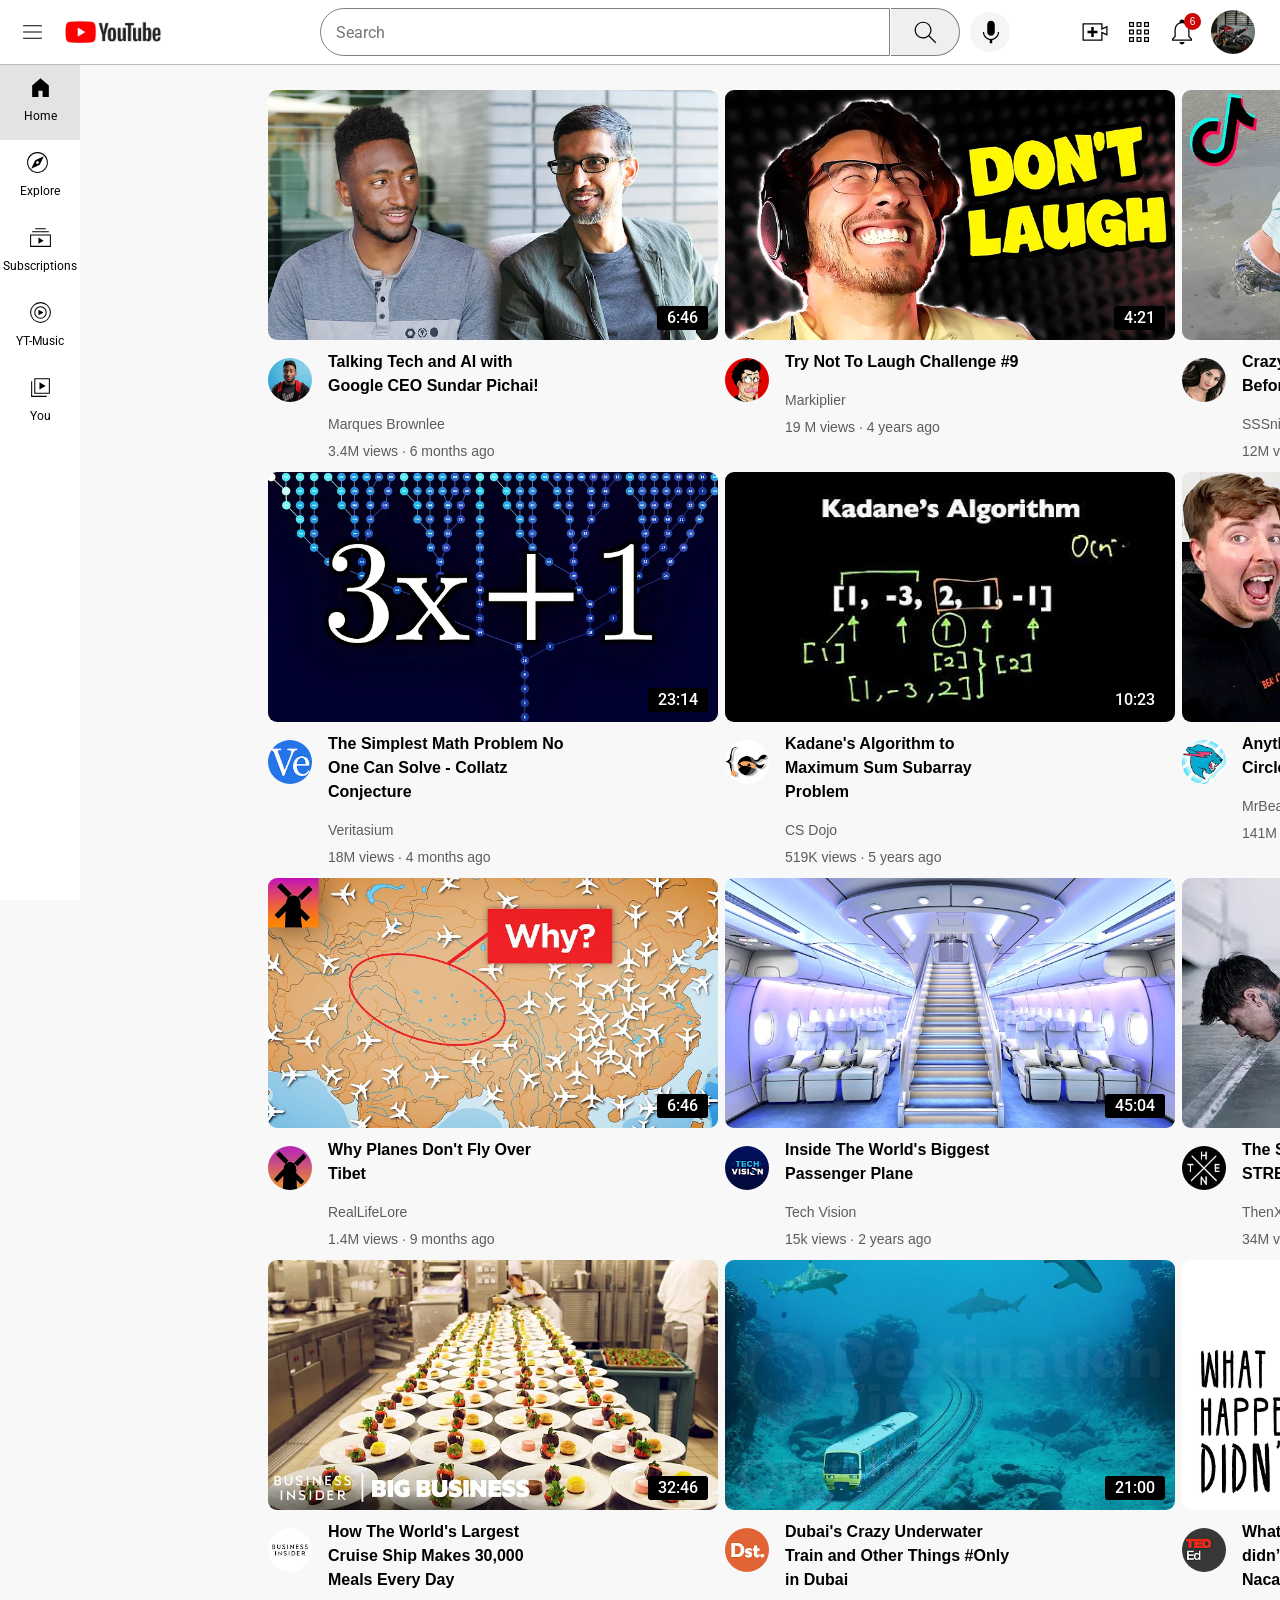
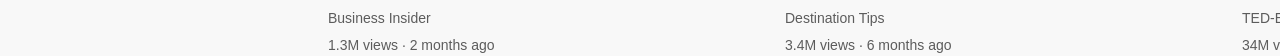
<file: index.html>
<!doctype html>
<html lang="en">
    <head>
        <meta charset="UTF-8" />
        <meta name="viewport" content="width=device-width, initial-scale=1.0" />
        <link
            rel="shortcut icon"
            href="./IMAGES/icons/images.png"
            type="image/x-icon"
        />
        <link
            rel="stylesheet"
            href="./BOOTSTRAP/bootstrap-5.3.3-dist/css/bootstrap.css"
        />
        <link rel="stylesheet" href="./CSS/youtube.css" />
        <link
            href="https://fonts.googleapis.com/css2?family=Roboto+Condensed:ital,wght@0,100..900;1,100..900&family=Roboto+Slab:wght@100..900&family=Roboto:ital,wght@0,100;0,300;0,400;0,500;0,700;0,900;1,100;1,300;1,400;1,500;1,700;1,900&display=swap"
            rel="stylesheet"
        />
        <!-- <script src="./BOOTSTRAP/bootstrap-5.3.3-dist/js/bootstrap.js"></script> -->
        <title>YOUTUBE CLONE</title>
    </head>

    <body class="me-3 ms-2">
        <header class="header">
            <div class="sectionA">
                <img
                    class="hamburger-menu"
                    src="./IMAGES/icons/hamburger-menu.svg"
                    alt=""
                />
                <a href="./index.html">
                    <img
                        class="youtube-logo"
                        src="./IMAGES/icons/Youtube-logo.jpg"
                        alt=""
                    />
                </a>
            </div>
            <div class="sectionB">
                <input type="text" class="search-bar" placeholder="Search" />
                <div class="suggestion-list">
                    <div class="suggestion-option">
                        <img
                            src="./IMAGES/icons/history.png"
                            class="history-icon"
                            alt=""
                        />
                        <a href="#" class="suggestion-link">IST Education</a>
                    </div>
                    <div class="suggestion-option">
                        <img
                            src="./IMAGES/icons/history.png"
                            class="history-icon"
                            alt=""
                        />
                        <a href="#" class="suggestion-link">Kasongo</a>
                    </div>
                    <div class="suggestion-option">
                        <img
                            src="./IMAGES/icons/history.png"
                            class="history-icon"
                            alt=""
                        />
                        <a href="#" class="suggestion-link">3 Men Army</a>
                    </div>
                    <div class="suggestion-option">
                        <img
                            src="./IMAGES/icons/history.png"
                            class="history-icon"
                            alt=""
                        />
                        <a href="#" class="suggestion-link">Keyshia Cole</a>
                    </div>
                    <div class="suggestion-option">
                        <img
                            src="./IMAGES/icons/history.png"
                            class="history-icon"
                            alt=""
                        />
                        <a href="#" class="suggestion-link">Mariah Carey</a>
                    </div>
                    <div class="suggestion-option">
                        <img
                            src="./IMAGES/icons/history.png"
                            class="history-icon"
                            alt=""
                        />
                        <a href="#" class="suggestion-link"
                            >Moses and the 10 Commandments</a
                        >
                    </div>
                    <div class="suggestion-option">
                        <img
                            src="./IMAGES/icons/history.png"
                            class="history-icon"
                            alt=""
                        />
                        <a href="#" class="suggestion-link">Obina Show</a>
                    </div>
                    <div class="suggestion-option">
                        <img
                            src="./IMAGES/icons/history.png"
                            class="history-icon"
                            alt=""
                        />
                        <a href="#" class="suggestion-link"
                            >Most dangerous Elite Forces in the World</a
                        >
                    </div>
                </div>

                <button class="search-btn">
                    <img
                        class="search"
                        src="./IMAGES/icons/search.svg"
                        alt=""
                    />
                    <div class="tooltips">search</div>
                </button>
                <button class="voice-btn">
                    <img
                        class="voice-search-icon"
                        src="./IMAGES/icons/voice-search-icon.svg"
                        alt=""
                    />
                    <div class="tooltips">search with your voice</div>
                </button>
            </div>

            <div class="sectionC">
                <div class="uploads">
                    <img
                        class="upload"
                        src="./IMAGES/icons/upload.svg"
                        alt=""
                    />
                    <div class="tooltips">Create</div>
                </div>

                <div class="apps">
                    <img
                        class="yt-apps"
                        src="./IMAGES/icons/youtube-apps.svg"
                        alt=""
                    />
                    <div class="tooltips">youtube apps</div>
                </div>

                <div class="notification-container">
                    <img
                        class="notifications"
                        src="./IMAGES/icons/notifications.svg "
                        alt=""
                    />
                    <p class="notification-count">6</p>
                    <div class="tooltips">notifications</div>
                </div>
                <img
                    class="profilepic"
                    src="./IMAGES/Channel/56b1f63deb65a2d23d7a40810b85d8af - Copy.jpg"
                    alt=""
                />
            </div>

            <div class="profile-div hidden">
                <div class="user-info">
                    <div class="prof-img">
                        <img
                            class="profilepics ms-4"
                            src="./IMAGES/Channel/56b1f63deb65a2d23d7a40810b85d8af - Copy.jpg"
                            alt=""
                        />
                    </div>
                    <div class="profileName">
                        <p class="profile-name">Iannoh</p>
                        <p class="username">@Iannoh_G</p>
                        <p class="text-primary">view your channel</p>
                    </div>
                </div>
                <div class="google-info">
                    <div class="google-acc mt-2">
                        <img
                            src="./IMAGES/icons/Black-google-logo.png"
                            class="google-img"
                            alt=""
                        />
                        <p class="google-name">Google Account</p>
                    </div>
                    <div class="switch">
                        <img
                            src="./IMAGES/icons/switch-user-50.png"
                            alt=""
                            class="switch-user"
                        />
                        <p class="switch-text">Switch Account</p>
                    </div>
                    <div class="sign-out">
                        <img src="./IMAGES/icons/sign-out.png" class="sign" />
                        <p class="sign-out-text">Sign out</p>
                    </div>
                </div>
                <div class="youtube-studio-section">
                    <div class="youtube-std mt-2">
                        <img
                            src="./IMAGES/icons/youtube-studio-100.png"
                            alt=""
                            class="youtube-studio"
                        />
                        <p class="studio-text">youtube studio</p>
                    </div>
                    <div class="purchase">
                        <img
                            src="./IMAGES/icons/dollar-100.png"
                            alt=""
                            class="dollar"
                        />
                        <p class="purchase-text">Purchase membership</p>
                    </div>
                </div>
                <div class="user-data">
                    <div class="get-data mt-2">
                        <img
                            src="./IMAGES/icons/user-protection-96.png"
                            class="user-protect"
                            alt=""
                        />
                        <p class="get-data-text">Your data in YouTube</p>
                    </div>
                    <div class="appearance">
                        <img
                            src="./IMAGES/icons/moon.png"
                            alt=""
                            class="moon"
                        />
                        <p class="apperance-text">Appearance: Dark Theme</p>
                    </div>
                    <div class="language">
                        <img
                            src="./IMAGES/icons/language.svg"
                            alt=""
                            class="lang-icon"
                        />
                        <p class="lang-text">Language: British English</p>
                    </div>
                    <div class="location-div">
                        <img
                            src="./IMAGES/icons/location.png"
                            alt=""
                            class="location"
                        />
                        <p class="location-text">Location: Kenya</p>
                    </div>
                    <div class="restricted-div">
                        <img
                            src="./IMAGES/icons/restricted.png"
                            alt=""
                            class="restrict"
                        />
                        <p class="restrict-text">Restricted Mode: off</p>
                    </div>
                    <div class="keyboard-div">
                        <img
                            src="./IMAGES/icons/keyboard.png"
                            alt=""
                            class="keyboard"
                        />
                        <p class="keyboard-text">Keyboard shortcuts</p>
                    </div>
                </div>
                <div class="settings mt-3">
                    <img
                        src="./IMAGES/icons/settings.png"
                        alt=""
                        class="settings-img"
                    />
                    <p class="settings-text">Settings</p>
                </div>
                <div class="customer-care">
                    <div class="help mt-2">
                        <img
                            src="./IMAGES/icons/help.png"
                            alt=""
                            class="help-img"
                        />
                        <p class="help-text">Help</p>
                    </div>
                    <div class="faq-div">
                        <img src="./IMAGES/icons/faq.png" alt="" class="faq" />
                        <p class="faq-text">Send Feedback</p>
                    </div>
                </div>
            </div>
        </header>

        <nav class="side-bar">
            <a href="index.html" class="side-link bg-secondary-subtle">
                <div class="sidebar-icons">
                    <img class="home" src="./IMAGES/icons/home.svg" alt="" />
                    <div class="icon-text">Home</div>
                </div>
            </a>

            <a href="./HTML/explore.html" class="side-link">
                <div class="sidebar-icons">
                    <a href="./HTML/explore.html" class="side-link">
                        <img
                            class="explore"
                            src="./IMAGES/icons/explore.svg"
                            alt=""
                        />
                        <div class="icon-text">Explore</div>
                    </a>
                </div>
            </a>

            <a href="./HTML/subscription.html" class="side-link">
                <div class="sidebar-icons">
                    <img
                        class="subscriptions"
                        src="./IMAGES/icons/subscriptions.svg"
                        alt=""
                    />
                    <div class="icon-text">Subscriptions</div>
                </div>
            </a>

            <a href="./HTML/yt-music.html" class="side-link">
                <div class="sidebar-icons">
                    <img
                        class="youtube-music"
                        src="./IMAGES/icons/youtube-music.svg"
                        alt=""
                    />
                    <div class="icon-text">YT-Music</div>
                </div>
            </a>

            <a href="./HTML/library.html" class="side-link">
                <div class="sidebar-icons">
                    <img
                        class="library"
                        src="./IMAGES/icons/library.svg"
                        alt=""
                    />
                    <div class="icon-text">You</div>
                </div>
            </a>
        </nav>

        <main class="main-content">
            <section class="grid-container">
                <div class="video-preview">
                    <div class="video-thumbnail">
                        <img
                            class="thumbnails"
                            src="./IMAGES/Thumbnails/thumbnail-1.webp"
                            alt=""
                        />
                        <div class="video-time">6:46</div>
                    </div>
                    <div class="video-info-grid">
                        <div class="profile-pic">
                            <img src="./IMAGES/Channel/channel-1.jpeg" alt="" />
                        </div>

                        <div class="video-info">
                            <p class="video-title">
                                Talking Tech and AI with Google CEO Sundar
                                Pichai!
                            </p>
                            <p class="video-author">Marques Brownlee</p>
                            <p class="video-status">
                                3.4M views · 6 months ago
                            </p>
                        </div>
                    </div>
                </div>

                <div class="video-preview">
                    <div class="video-thumbnail">
                        <img
                            class="thumbnails"
                            src="./IMAGES/Thumbnails/thumbnail-2.webp"
                            alt=""
                        />
                        <div class="video-time">4:21</div>
                    </div>
                    <div class="video-info-grid">
                        <div class="profile-pic">
                            <img src="./IMAGES/Channel/channel-2.jpeg" alt="" />
                        </div>

                        <div class="video-info">
                            <p class="video-title">
                                Try Not To Laugh Challenge #9
                            </p>
                            <p class="video-author">Markiplier</p>
                            <p class="video-status">19 M views · 4 years ago</p>
                        </div>
                    </div>
                </div>

                <div class="video-preview">
                    <div class="video-thumbnail">
                        <img
                            class="thumbnails"
                            src="./IMAGES/Thumbnails/thumbnail-3.webp"
                            alt=""
                        />
                        <div class="video-time">2:45</div>
                    </div>

                    <div class="video-info-grid">
                        <div class="profile-pic">
                            <img src="./IMAGES/Channel/channel-3.jpeg" alt="" />
                        </div>

                        <div class="video-info">
                            <p class="video-title">
                                Crazy Tik Toks Taken Moments Before DISASTER
                            </p>
                            <p class="video-author">SSSniperWolf</p>
                            <p class="video-status">12M views · 1 year ago</p>
                        </div>
                    </div>
                </div>

                <div class="video-preview">
                    <div class="video-thumbnail">
                        <img
                            class="thumbnails"
                            src="./IMAGES/Thumbnails/thumbnail-4.webp"
                            alt=""
                        />
                        <div class="video-time">23:14</div>
                    </div>

                    <div class="video-info-grid">
                        <div class="profile-pic">
                            <img src="./IMAGES/Channel/channel-4.jpeg" alt="" />
                        </div>

                        <div class="video-info">
                            <p class="video-title">
                                The Simplest Math Problem No One Can Solve -
                                Collatz Conjecture
                            </p>
                            <p class="video-author">Veritasium</p>
                            <p class="video-status">18M views · 4 months ago</p>
                        </div>
                    </div>
                </div>

                <div class="video-preview">
                    <div class="video-thumbnail">
                        <img
                            class="thumbnails"
                            src="./IMAGES/Thumbnails/thumbnail-5.webp"
                            alt=""
                        />
                        <div class="video-time">10:23</div>
                    </div>

                    <div class="video-info-grid">
                        <div class="profile-pic">
                            <img src="./IMAGES/Channel/channel-5.jpeg" alt="" />
                        </div>

                        <div class="video-info">
                            <p class="video-title">
                                Kadane's Algorithm to Maximum Sum Subarray
                                Problem
                            </p>
                            <p class="video-author">CS Dojo</p>
                            <p class="video-status">519K views · 5 years ago</p>
                        </div>
                    </div>
                </div>

                <div class="video-preview">
                    <div class="video-thumbnail">
                        <img
                            class="thumbnails"
                            src="./IMAGES/Thumbnails/thumbnail-6.webp"
                            alt=""
                        />
                        <div class="video-time">14:45</div>
                    </div>

                    <div class="video-info-grid">
                        <div class="profile-pic">
                            <img src="./IMAGES/Channel/channel-6.jpeg" alt="" />
                        </div>

                        <div class="video-info">
                            <p class="video-title">
                                Anything You Can Fit In The Circle I’ll Pay For
                            </p>
                            <p class="video-author">MrBeast</p>
                            <p class="video-status">141M views · 1 year ago</p>
                        </div>
                    </div>
                </div>
                <div class="video-preview">
                    <div class="video-thumbnail">
                        <img
                            class="thumbnails"
                            src="./IMAGES/Thumbnails/thumbnail-7.webp"
                            alt=""
                        />
                        <div class="video-time">6:46</div>
                    </div>
                    <div class="video-info-grid">
                        <div class="profile-pic">
                            <img src="./IMAGES/Channel/channel-7.jpeg" alt="" />
                        </div>

                        <div class="video-info">
                            <p class="video-title">
                                Why Planes Don't Fly Over Tibet
                            </p>
                            <p class="video-author">RealLifeLore</p>
                            <p class="video-status">
                                1.4M views · 9 months ago
                            </p>
                        </div>
                    </div>
                </div>

                <div class="video-preview">
                    <div class="video-thumbnail">
                        <img
                            class="thumbnails"
                            src="./IMAGES/Thumbnails/thumbnail-8.webp"
                            alt=""
                        />
                        <div class="video-time">45:04</div>
                    </div>
                    <div class="video-info-grid">
                        <div class="profile-pic">
                            <img src="./IMAGES/Channel/channel-8.jpeg" alt="" />
                        </div>

                        <div class="video-info">
                            <p class="video-title">
                                Inside The World's Biggest Passenger Plane
                            </p>
                            <p class="video-author">Tech Vision</p>
                            <p class="video-status">15k views · 2 years ago</p>
                        </div>
                    </div>
                </div>

                <div class="video-preview">
                    <div class="video-thumbnail">
                        <img
                            class="thumbnails"
                            src="./IMAGES/Thumbnails/thumbnail-9.webp"
                            alt=""
                        />
                        <div class="video-time">36:39</div>
                    </div>
                    <div class="video-info-grid">
                        <div class="profile-pic">
                            <img src="./IMAGES/Channel/channel-9.jpeg" alt="" />
                        </div>

                        <div class="video-info">
                            <p class="video-title">
                                The SECRET to Super Human STRENGTH
                            </p>
                            <p class="video-author">ThenX</p>
                            <p class="video-status">34M views · 1 year ago</p>
                        </div>
                    </div>
                </div>

                <div class="video-preview">
                    <div class="video-thumbnail">
                        <img
                            class="thumbnails"
                            src="./IMAGES/Thumbnails/thumbnail-10.webp"
                            alt=""
                        />
                        <div class="video-time">32:46</div>
                    </div>
                    <div class="video-info-grid">
                        <div class="profile-pic">
                            <img
                                src="./IMAGES/Channel/channel-10.jpeg"
                                alt=""
                            />
                        </div>

                        <div class="video-info">
                            <p class="video-title">
                                How The World's Largest Cruise Ship Makes 30,000
                                Meals Every Day
                            </p>
                            <p class="video-author">Business Insider</p>
                            <p class="video-status">
                                1.3M views · 2 months ago
                            </p>
                        </div>
                    </div>
                </div>

                <div class="video-preview">
                    <div class="video-thumbnail">
                        <img
                            class="thumbnails"
                            src="./IMAGES/Thumbnails/thumbnail-11.webp"
                            alt=""
                        />
                        <div class="video-time">21:00</div>
                    </div>
                    <div class="video-info-grid">
                        <div class="profile-pic">
                            <img
                                src="./IMAGES/Channel/channel-11.jpeg"
                                alt=""
                            />
                        </div>

                        <div class="video-info">
                            <p class="video-title">
                                Dubai's Crazy Underwater Train and Other Things
                                #Only in Dubai
                            </p>
                            <p class="video-author">Destination Tips</p>
                            <p class="video-status">
                                3.4M views · 6 months ago
                            </p>
                        </div>
                    </div>
                </div>

                <div class="video-preview">
                    <div class="video-thumbnail">
                        <img
                            class="thumbnails"
                            src="./IMAGES/Thumbnails/thumbnail-12.webp"
                            alt=""
                        />
                        <div class="video-time">43:50</div>
                    </div>
                    <div class="video-info-grid">
                        <div class="profile-pic">
                            <img
                                src="./IMAGES/Channel/channel-12.jpeg"
                                alt=""
                            />
                        </div>

                        <div class="video-info">
                            <p class="video-title">
                                What would happen if you didn’t drink water? -
                                Mia Nacamulli
                            </p>
                            <p class="video-author">TED-Ed</p>
                            <p class="video-status">
                                34M views · 11 months ago
                            </p>
                        </div>
                    </div>
                </div>
            </section>
        </main>
        <script src="./js/script.js"></script>
    </body>
</html>
</file>
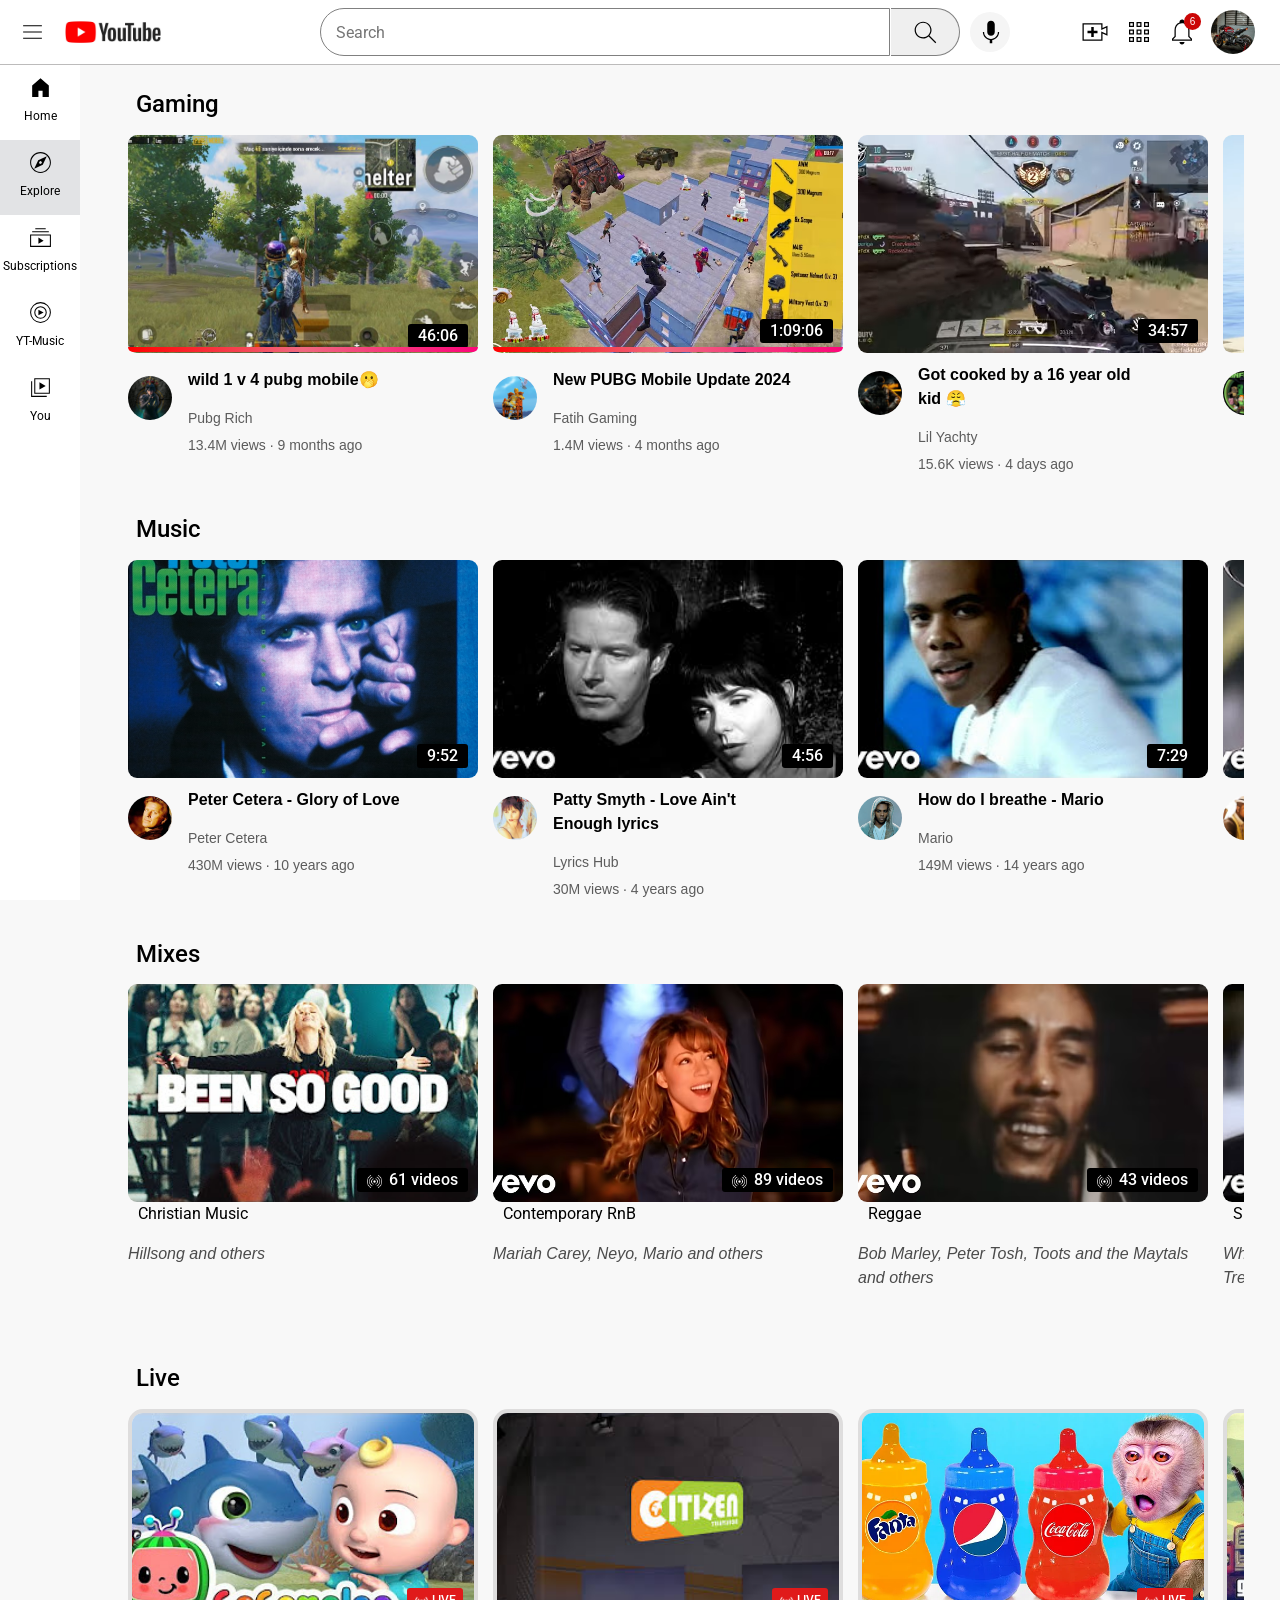
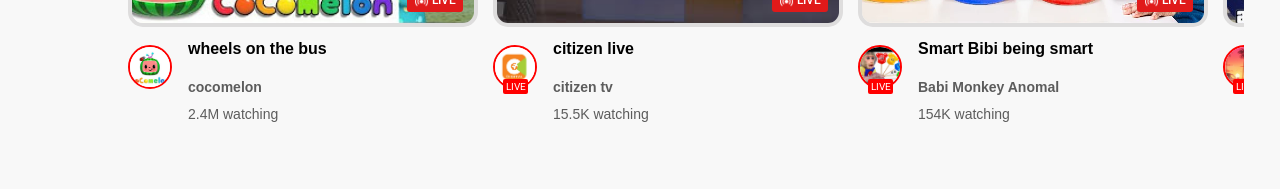
<file: HTML/explore.html>
<!DOCTYPE html>
<html lang="en">

<head>
    <meta charset="UTF-8" />
    <meta name="viewport" content="width=device-width, initial-scale=1.0" />
    <link rel="shortcut icon" href="/IMAGES/icons/images.png" type="image/x-icon" />
    <link rel="stylesheet" href="/BOOTSTRAP/bootstrap-5.3.3-dist/css/bootstrap.css" />
    <link rel="stylesheet" href="/CSS/youtube.css">
    <link rel="stylesheet" href="/CSS/library.css">
    <link rel="stylesheet" href="/CSS/explore.css">
    <link
        href="https://fonts.googleapis.com/css2?family=Roboto+Condensed:ital,wght@0,100..900;1,100..900&family=Roboto+Slab:wght@100..900&family=Roboto:ital,wght@0,100;0,300;0,400;0,500;0,700;0,900;1,100;1,300;1,400;1,500;1,700;1,900&display=swap"
        rel="stylesheet">
    <!-- <script src="/BOOTSTRAP/bootstrap-5.3.3-dist/js/bootstrap.js"></script> -->
    <title>EXPLORE</title>
</head>

<body class="me-3 ms-2">
    <header class="header">
        <div class="sectionA">
            <img class="hamburger-menu" src="/IMAGES/icons/hamburger-menu.svg" alt="" />
            <a href="../index.html">
                <img class="youtube-logo" src="/IMAGES/icons/Youtube-logo.jpg" alt="" />
            </a>
        </div>

        <div class="sectionB">
            <input type="text" class="search-bar" placeholder="Search">
            <div class="suggestion-list">
                <div class="suggestion-option">
                    <img src="/IMAGES/icons/history.png" class="history-icon" alt="">
                    <a href="#" class="suggestion-link">IST Education</a>
                </div>
                <div class="suggestion-option">
                    <img src="/IMAGES/icons/history.png" class="history-icon" alt="">
                    <a href="#" class="suggestion-link">Kasongo</a>
                </div>
                <div class="suggestion-option">
                    <img src="/IMAGES/icons/history.png" class="history-icon" alt="">
                    <a href="#" class="suggestion-link">3 Men Army</a>
                </div>
                <div class="suggestion-option">
                    <img src="/IMAGES/icons/history.png" class="history-icon" alt="">
                    <a href="#" class="suggestion-link">Keyshia Cole</a>
                </div>
                <div class="suggestion-option">
                    <img src="/IMAGES/icons/history.png" class="history-icon" alt="">
                    <a href="#" class="suggestion-link">Mariah Carey</a>
                </div>
                <div class="suggestion-option">
                    <img src="/IMAGES/icons/history.png" class="history-icon" alt="">
                    <a href="#" class="suggestion-link">Moses and the 10 Commandments</a>
                </div>
                <div class="suggestion-option">
                    <img src="/IMAGES/icons/history.png" class="history-icon" alt="">
                    <a href="#" class="suggestion-link">Obina Show</a>
                </div>
                <div class="suggestion-option">
                    <img src="/IMAGES/icons/history.png" class="history-icon" alt="">
                    <a href="#" class="suggestion-link">Most dangerous Elite Forces in the World</a>
                </div>
            </div>

            <button class="search-btn">
                <img class="search" src="/IMAGES/icons/search.svg" alt="">
                <div class="tooltips">search</div>
            </button>
            <button class="voice-btn">
                <img class="voice-search-icon" src="/IMAGES/icons/voice-search-icon.svg" alt="" />
                <div class="tooltips">search with your voice</div>
            </button>
        </div>

        <div class="sectionC">
            <div class="uploads">
                <img class="upload" src="/IMAGES/icons/upload.svg" alt="" />
                <div class="tooltips">Create</div>
            </div>

            <div class="apps">
                <img class="yt-apps" src="/IMAGES/icons/youtube-apps.svg" alt="" />
                <div class="tooltips">youtube apps</div>
            </div>

            <div class="notification-container">
                <img class="notifications" src="/IMAGES/icons/notifications.svg " alt="" />
                <p class="notification-count">6</p>
                <div class="tooltips">notifications</div>

            </div>
            <img class="profilepic" src="/IMAGES/Channel/56b1f63deb65a2d23d7a40810b85d8af - Copy.jpg" alt="" />
        </div>
        <div class="profile-div hidden">
            <div class="user-info">
                <div class="prof-img">
                    <img class="profilepics ms-4" src="/IMAGES/Channel/56b1f63deb65a2d23d7a40810b85d8af - Copy.jpg"
                        alt="" />
                </div>
                <div class="profileName">
                    <p class="profile-name">Iannoh</p>
                    <p class="username">@Iannoh_G</p>
                    <p class="text-primary">view your channel</p>
                </div>
            </div>
            <div class="google-info">
                <div class="google-acc mt-2">
                    <img src="/IMAGES/icons/Black-google-logo.png" class="google-img" alt="">
                    <p class="google-name">Google Account</p>
                </div>
                <div class="switch">
                    <img src="/IMAGES/icons/switch-user-50.png" alt="" class="switch-user">
                    <p class="switch-text">Switch Account</p>
                </div>
                <div class="sign-out">
                    <img src="/IMAGES/icons/sign-out.png" class="sign">
                    <p class="sign-out-text">Sign out</p>
                </div>
            </div>
            <div class="youtube-studio-section">
                <div class="youtube-std mt-2">
                    <img src="/IMAGES/icons/youtube-studio-100.png" alt="" class="youtube-studio">
                    <p class="studio-text">youtube studio</p>
                </div>
                <div class="purchase">
                    <img src="/IMAGES/icons/dollar-100.png" alt="" class="dollar">
                    <p class="purchase-text">Purchase membership</p>
                </div>
            </div>
            <div class="user-data">
                <div class="get-data mt-2">
                    <img src="/IMAGES/icons/user-protection-96.png" class="user-protect" alt="">
                    <p class="get-data-text">Your data in YouTube</p>
                </div>
                <div class="appearance">
                    <img src="/IMAGES/icons/moon.png" alt="" class="moon">
                    <p class="apperance-text">Appearance: Dark Theme</p>
                </div>
                <div class="language">
                    <img src="/IMAGES/icons/language.svg" alt="" class="lang-icon">
                    <p class="lang-text">Language: British English</p>
                </div>
                <div class="location-div">
                    <img src="/IMAGES/icons/location.png" alt="" class="location">
                    <p class="location-text">Location: Kenya</p>
                </div>
                <div class="restricted-div">
                    <img src="/IMAGES/icons/restricted.png" alt="" class="restrict">
                    <p class="restrict-text">Restricted Mode: off</p>
                </div>
                <div class="keyboard-div">
                    <img src="/IMAGES/icons/keyboard.png" alt="" class="keyboard">
                    <p class="keyboard-text">Keyboard shortcuts</p>
                </div>
            </div>
            <div class="settings mt-3">
                <img src="/IMAGES/icons/settings.png" alt="" class="settings-img">
                <p class="settings-text">Settings</p>
            </div>
            <div class="customer-care">
                <div class="help mt-2">
                    <img src="/IMAGES/icons/help.png" alt="" class="help-img">
                    <p class="help-text">Help</p>
                </div>
                <div class="faq-div">
                    <img src="/IMAGES/icons/faq.png" alt="" class="faq">
                    <p class="faq-text">Send Feedback</p>
                </div>
            </div>
        </div>
    </header>

    <nav class="side-bar">
        <a href="./../index.html" class="side-link">
            <div class="sidebar-icons">
                <img class="home" src="/IMAGES/icons/home.svg" alt="" />
                <div class="icon-text">Home</div>
            </div>
        </a>

        <a href="explore.html" class="side-link bg-secondary-subtle">
            <div class="sidebar-icons">
                <img class="explore" src="/IMAGES/icons/explore.svg" alt="" />
                <div class="icon-text">Explore</div>
            </div>
        </a>


        <a href="subscription.html" class="side-link">
            <div class="sidebar-icons">
                <img class="subscriptions" src="/IMAGES/icons/subscriptions.svg" alt="" />
                <div class="icon-text">Subscriptions</div>
            </div>
        </a>

        <a href="yt-music.html" class="side-link">
            <div class="sidebar-icons">
                <img class="youtube-music" src="/IMAGES/icons/youtube-music.svg" alt="" />
                <div class="icon-text">YT-Music</div>
            </div>
        </a>

        <a href="library.html" class="side-link">
            <div class="sidebar-icons">
                <img class="library" src="/IMAGES/icons/library.svg" alt="" />
                <div class="icon-text">You</div>
            </div>
        </a>
    </nav>
    <main>
        <div class="container">

            <!--?------------------------GAMING----------------------------->
            <h4 class="section-header ms-2 mb-3" fw-bolder">Gaming</h4>
            <div class="games">
                <div class="video-preview">
                    <div class="video-thumbnail">
                        <img class="thumbnails" src="/IMAGES/games/PUBG _winner winner chicken dinner.jpg" alt="" />
                        <div class="video-time">46:06</div>
                        <div class="video-length"></div>
                    </div>
                    <div class="video-info-grid">
                        <div class="profile-pic">
                            <img src="/IMAGES/games/pubg rich.jpg" alt="" />
                        </div>
                        <div class="video-info">
                            <p class="video-title">
                                wild 1 v 4 pubg mobile🫢
                            </p>
                            <p class="video-author">Pubg Rich</p>
                            <p class="video-status">13.4M views · 9 months ago</p>
                        </div>
                    </div>
                </div>
                <div class="video-preview">
                    <div class="video-thumbnail">
                        <img class="thumbnails" src="/IMAGES/games/fatih.avif" alt="" />
                        <div class="video-time">1:09:06</div>
                    </div>
                    <div class="video-length "></div>
                    <div class="video-info-grid">
                        <div class="profile-pic">
                            <img src="/IMAGES/games/fatih dp.jpg" alt="" />
                        </div>

                        <div class="video-info">
                            <p class="video-title">
                                New PUBG Mobile Update 2024
                            </p>
                            <p class="video-author">Fatih Gaming</p>
                            <p class="video-status">1.4M views · 4 months ago</p>
                        </div>
                    </div>
                </div>
                <div class="video-preview">
                    <div class="video-thumbnail">
                        <img class="thumbnails" src="/IMAGES/games/callofduty.png" alt="" />
                        <div class="video-time">34:57</div>
                    </div>
                    <div class="video-info-grid">
                        <div class="profile-pic">
                            <img src="/IMAGES/games/black ops.jpg" alt="" />
                        </div>

                        <div class="video-info">
                            <p class="video-title">
                                Got cooked by a 16 year old kid &#128548;
                            </p>
                            <p class="video-author">Lil Yachty</p>
                            <p class="video-status">15.6K views · 4 days ago</p>
                        </div>
                    </div>
                </div>
                <div class="video-preview">
                    <div class="video-thumbnail">
                        <img class="thumbnails" src="/IMAGES/games/minecraft.png" alt="" />
                        <div class="video-time">1:37:43</div>
                    </div>

                    <div class="video-info-grid">
                        <div class="profile-pic">
                            <img src="/IMAGES/games/minedp.jpg" alt="" />
                        </div>

                        <div class="video-info">
                            <p class="video-title">
                                Building my dream house in Minecraft
                            </p>
                            <p class="video-author">Minecraft Master</p>
                            <p class="video-status">3.1M views · 1 year ago</p>
                        </div>
                    </div>
                </div>
                <div class="video-preview">
                    <div class="video-thumbnail">
                        <img class="thumbnails" src="/IMAGES/games/statevsmobile.png" alt="" />
                        <div class="video-time">9:43</div>
                    </div>
                    <div class="video-info-grid">
                        <div class="profile-pic">
                            <img src="/IMAGES/games/state. خلفيات ببج" alt="" />
                        </div>

                        <div class="video-info">
                            <p class="video-title">
                                PUBG Mobile vs New State
                            </p>
                            <p class="video-author">Finest</p>
                            <p class="video-status">2.4M views · 2 years ago</p>
                        </div>
                    </div>
                </div>
            </div>

            <!--?-----------------------MUSIC----------------------------------->
            <h4 class="section-header ms-2 mb-3" fw-bolder">Music</h4>
            <div class="music">
                <div class="video-preview">
                    <div class="video-thumbnail">
                        <img class="thumbnails" src="/IMAGES/music/glory of love.png" alt="" />
                        <div class="video-time">9:52</div>
                    </div>
                    <div class="video-info-grid">
                        <div class="profile-pic">
                            <img src="/IMAGES/music/Peter Cetera.jpg" alt="" />
                        </div>

                        <div class="video-info">
                            <p class="video-title">
                                Peter Cetera - Glory of Love
                            </p>
                            <p class="video-author"> Peter Cetera</p>
                            <p class="video-status">430M views · 10 years ago</p>
                        </div>
                    </div>
                </div>
                <div class="video-preview">
                    <div class="video-thumbnail">
                        <img class="thumbnails" src="/IMAGES/music/loveaintenough.png" alt="" />
                        <div class="video-time">4:56</div>
                    </div>
                    <div class="video-info-grid">
                        <div class="profile-pic">
                            <img src="/IMAGES/music/patty smith.webp" alt="" />
                        </div>

                        <div class="video-info">
                            <p class="video-title">
                                Patty Smyth - Love Ain't Enough lyrics
                            </p>
                            <p class="video-author">Lyrics Hub</p>
                            <p class="video-status">30M views · 4 years ago</p>
                        </div>
                    </div>
                </div>
                <div class="video-preview">
                    <div class="video-thumbnail">
                        <img class="thumbnails" src="/IMAGES/music/howdoibreath.png" alt="" />
                        <div class="video-time">7:29</div>
                    </div>
                    <div class="video-info-grid">
                        <div class="profile-pic">
                            <img src="/IMAGES/music/mario.jpg" alt="" />
                        </div>

                        <div class="video-info">
                            <p class="video-title">
                                How do I breathe - Mario
                            </p>
                            <p class="video-author">Mario</p>
                            <p class="video-status">149M views · 14 years ago</p>
                        </div>
                    </div>
                </div>
                <div class="video-preview">
                    <div class="video-thumbnail">
                        <img class="thumbnails" src="/IMAGES/music/neyosick.jpg" alt="" />
                        <div class="video-time">6:10</div>
                    </div>
                    <div class="video-info-grid">
                        <div class="profile-pic">
                            <img src="/IMAGES/music/Neyo.jpg" alt="" />
                        </div>

                        <div class="video-info">
                            <p class="video-title">
                                Neyo - So Sick
                            </p>
                            <p class="video-author">Neyo</p>
                            <p class="video-status">452M views · 8 years ago</p>
                        </div>
                    </div>
                </div>
                <div class="video-preview">
                    <div class="video-thumbnail">
                        <img class="thumbnails" src="/IMAGES/music/alwaysbemybaby.avif" alt="" />
                        <div class="video-time">5:26</div>
                    </div>
                    <div class="video-info-grid">
                        <div class="profile-pic">
                            <img src="/IMAGES/music/Mariah Carey.jpg" alt="">
                        </div>

                        <div class="video-info">
                            <p class="video-title">
                                Always Be my Baby
                            </p>
                            <p class="video-author">Mariah Carey</p>
                            <p class="video-status">124M views · 9 years ago</p>
                        </div>
                    </div>
                </div>
                <div class="video-preview">
                    <div class="video-thumbnail">
                        <img class="thumbnails" src="/IMAGES/music/angelscry.avif" alt="" />
                        <div class="video-time">7:39</div>
                    </div>
                    <div class="video-info-grid">
                        <div class="profile-pic">
                            <img src="/IMAGES/music/Mariah Carey.jpg" alt="">
                        </div>

                        <div class="video-info">
                            <p class="video-title">
                                Angels Cry ft Neyo
                            </p>
                            <p class="video-author">Mariah Carey</p>
                            <p class="video-status">188M views · 14 years ago</p>
                        </div>
                    </div>
                </div>
                <div class="video-preview">
                    <div class="video-thumbnail">
                        <img class="thumbnails" src="/IMAGES/music/stickwith you.jpg" alt="" />
                        <div class="video-time">7:39</div>
                    </div>
                    <div class="video-info-grid">
                        <div class="profile-pic">
                            <img src="/IMAGES/music/pussycatdolls.jpg" alt="">
                        </div>

                        <div class="video-info">
                            <p class="video-title">
                                Stick with You - The PussyCat Dolls
                            </p>
                            <p class="video-author">PussyCat Dolls</p>
                            <p class="video-status">124M views · 15 years ago</p>
                        </div>
                    </div>
                </div>
            </div>

            <!--?-----------------------MIXES------------------------------>
            <h4 class="section-header ms-2 mb-3" fw-bolder">Mixes</h4>
            <div class="mixes">
                <div class="video-preview">
                    <div class="video-thumbnail">
                        <img class="thumbnails" src="/IMAGES/music/sogood.jpg" alt="" />
                        <div class="video-time">
                            <img src="/IMAGES/mixes/mix.png" class="mix-icon" alt="">61 videos
                        </div>
                    </div>
                    <div class="mix-info-grid">
                        <div class="mix-info">
                            <p class="mix-title">
                                Christian Music
                            </p>
                            <p class="mix-artist">Hillsong and others</p>
                        </div>
                    </div>
                </div>
                <div class="video-preview">
                    <div class="video-thumbnail">
                        <img class="thumbnails" src="/IMAGES/music/alwaysbemybaby.avif" alt="" />
                        <div class="video-time">
                            <img src="/IMAGES/mixes/mix.png" class="mix-icon" alt="">89 videos
                        </div>
                    </div>
                    <div class="mix-info-grid">
                        <div class="mix-info">
                            <p class="mix-title">
                                Contemporary RnB
                            </p>
                            <p class="mix-artist">Mariah Carey, Neyo, Mario and others</p>
                        </div>
                    </div>
                </div>
                <div class="video-preview">
                    <div class="video-thumbnail">
                        <img class="thumbnails" src="/IMAGES/music/reggae.avif" alt="" />
                        <div class="video-time">
                            <img src="/IMAGES/mixes/mix.png" class="mix-icon" alt="">43 videos
                        </div>
                    </div>
                    <div class="mix-info-grid">
                        <div class="mix-info">
                            <p class="mix-title">
                                Reggae
                            </p>
                            <p class="mix-artist">Bob Marley, Peter Tosh, Toots and the Maytals and others</p>
                        </div>
                    </div>
                </div>
                <div class="video-preview">
                    <div class="video-thumbnail">
                        <img class="thumbnails" src="/IMAGES/music/slowjams.jpg" alt="" />
                        <div class="video-time"><img src="/IMAGES/mixes/mix.png" class="mix-icon" alt="">143 videos
                        </div>
                    </div>
                    <div class="mix-info-grid">
                        <div class="mix-info">
                            <p class="mix-title">
                                Slow Jams
                            </p>
                            <p class="mix-artist">
                                Whitney Houston, Michael Bolton, Celin Dion, Trey Songz and others
                            </p>
                        </div>
                    </div>
                </div>
                <div class="video-preview">
                    <div class="video-thumbnail">
                        <img class="thumbnails" src="/IMAGES/mixes/mugithi.png" alt="" />
                        <div class="video-time">
                            <img src="/IMAGES/mixes/mix.png" class="mix-icon" alt="">71 videos
                        </div>
                    </div>
                    <div class="mix-info-grid">
                        <div class="mix-info">
                            <p class="mix-title">
                                mugithi
                            </p>
                            <p class="mix-artist">
                                samidoh, jose gatutura, De Matthew, and others
                            </p>
                        </div>
                    </div>
                </div>
            </div>

            <!--?------------------------------LIVE------------------------------->

            <h4 class="section-header ms-2 mb-3" fw-bolder">Live</h4>
            <div class="live">
                <div class="video-preview">
                    <div class="video-thumbnail">
                        <img class="live-thumbnails" src="/IMAGES/live/cocomelon.jpg" alt="" />
                        <div class="live-status">
                            <img src="/IMAGES/live/live-icon.png" alt="" class="live-icon">
                            LIVE
                        </div>
                    </div>
                    <div class="video-info-grid">
                        <div class="profile-pic dpimg">
                            <img src="/IMAGES/live/cocomelondp.jpg" alt="" />
                            <div class="live-text"></div>
                        </div>

                        <div class="video-info">
                            <p class="video-title">
                                wheels on the bus
                            </p>
                            <p class="video-author fw-bold">cocomelon</p>
                            <p class="video-status">2.4M watching</p>
                        </div>
                    </div>
                </div>
                <div class="video-preview">
                    <div class="video-thumbnail">
                        <img class="live-thumbnails" src="/IMAGES/live/citizen.jpg" alt="" />
                        <div class="live-status">
                            <img src="/IMAGES/live/live-icon.png" alt="" class="live-icon">
                            LIVE
                        </div>
                    </div>
                    <div class="video-info-grid">
                        <div class="profile-pic dpimg">
                            <img src="/IMAGES/live/Citizen-TV-Logos.jpg" alt="">
                            <div class="live-text">LIVE</div>
                        </div>

                        <div class="video-info">
                            <p class="video-title">
                                citizen live
                            </p>
                            <p class="video-author fw-bold">citizen tv</p>
                            <p class="video-status">15.5K watching</p>
                        </div>
                    </div>
                </div>
                <div class="video-preview">
                    <div class="video-thumbnail">
                        <img class="live-thumbnails" src="/IMAGES/live/smartbibi.webp" alt="" />
                        <div class="live-status">
                            <img src="/IMAGES/live/live-icon.png" alt="" class="live-icon">
                            LIVE
                        </div>
                    </div>
                    <div class="video-info-grid">
                        <div class="profile-pic dpimg">
                            <img src="/IMAGES/live/smatbibidp.jpg" alt="">
                            <div class="live-text">LIVE</div>
                        </div>

                        <div class="video-info">
                            <p class="video-title">
                                Smart Bibi being smart
                            </p>
                            <p class="video-author fw-bold">Babi Monkey Anomal</p>
                            <p class="video-status">154K watching</p>
                        </div>
                    </div>
                </div>
                <div class="video-preview">
                    <div class="video-thumbnail">
                        <img class="live-thumbnails" src="/IMAGES/live/gta 5.jpg" alt="">
                        <div class="live-status">
                            <img src="/IMAGES/live/live-icon.png" alt="" class="live-icon">
                            LIVE
                        </div>
                    </div>
                    <div class="video-info-grid">
                        <div class="profile-pic dpimg">
                            <img src="/IMAGES/live/gtadp.jpg" alt="">
                            <div class="live-text">LIVE</div>
                        </div>

                        <div class="video-info">
                            <p class="video-title">
                                GTA V live
                            </p>
                            <p class="video-author fw-bold">Kenny Woods</p>
                            <p class="video-status">700K watching</p>
                        </div>
                    </div>
                </div>
                <div class="video-preview">
                    <div class="video-thumbnail">
                        <img class="live-thumbnails" src="/IMAGES/live/gachagua.webp" alt="">
                        <div class="live-status">
                            <img src="/IMAGES/live/live-icon.png" alt="" class="live-icon">
                            LIVE
                        </div>
                    </div>
                    <div class="video-info-grid">
                        <div class="profile-pic dpimg">
                            <img src="/IMAGES/live/ntvdp.webp" alt="">
                            <div class="live-text">LIVE</div>
                        </div>

                        <div class="video-info">
                            <p class="video-title">
                                Gachagua's Burial
                            </p>
                            <p class="video-author fw-bold">Kenny Woods</p>
                            <p class="video-status">1.5M watching</p>
                        </div>
                    </div>
                </div>
            </div>
        </div>
    </main>
    <script src="/js/script.js"></script>
</body>

</html>
</file>
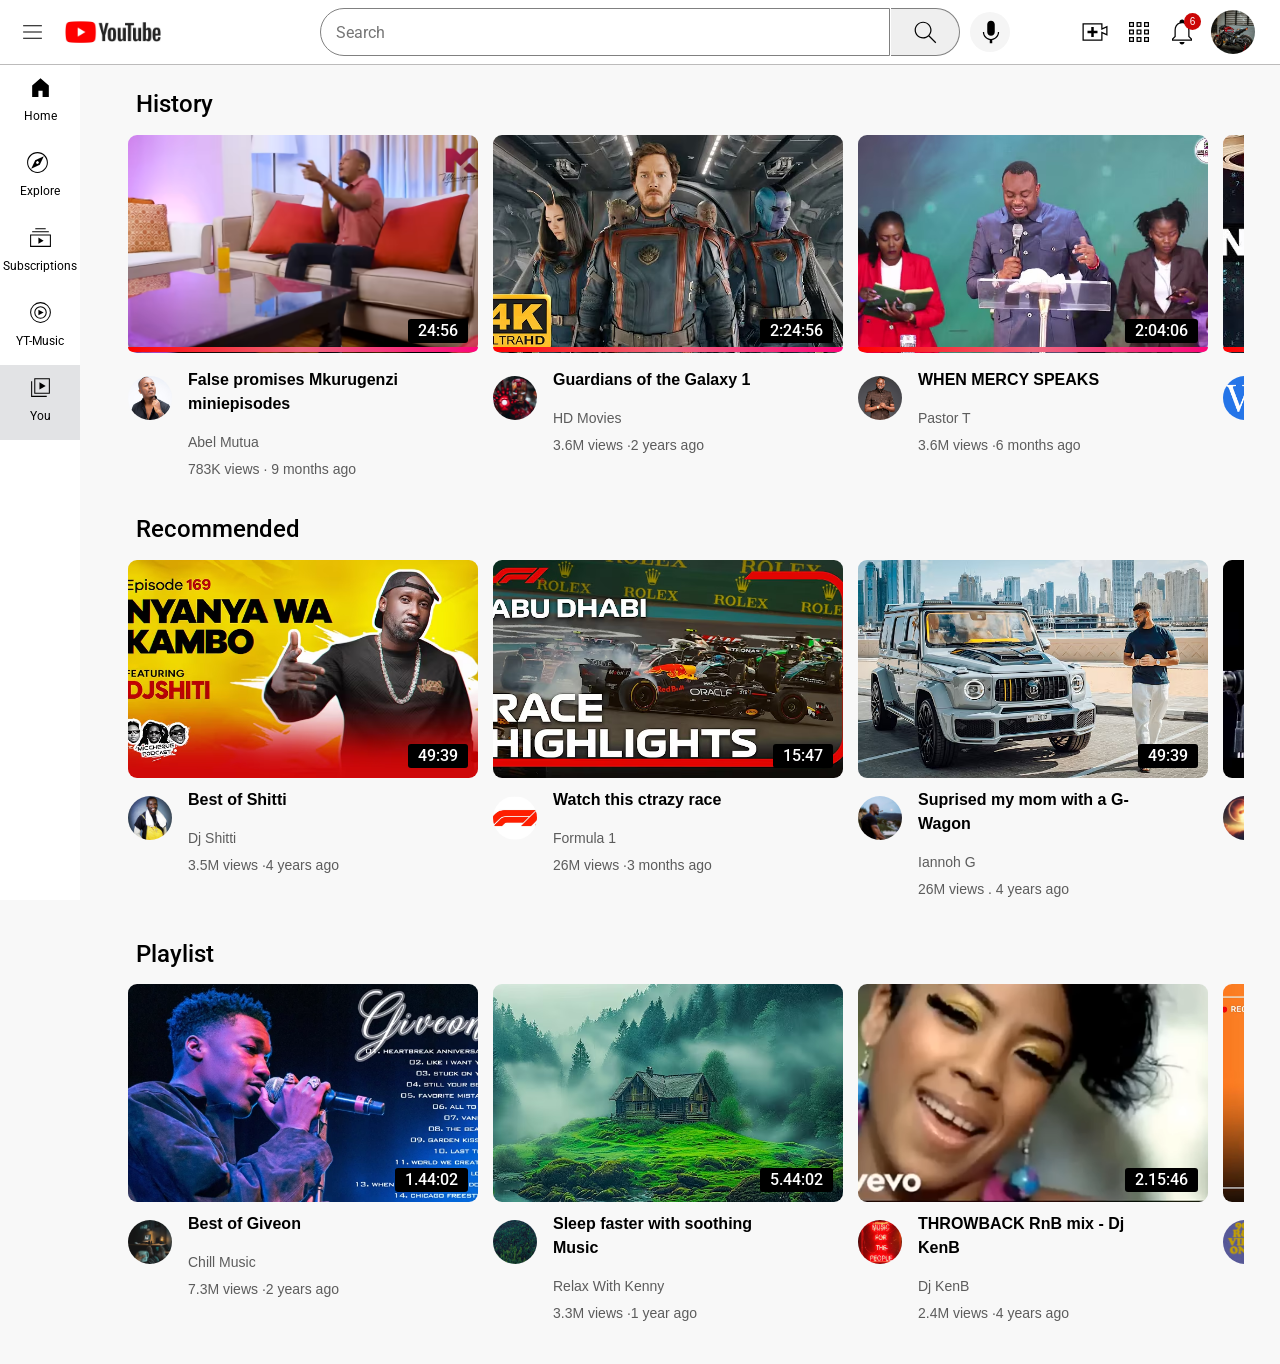
<file: HTML/library.html>
<!DOCTYPE html>
<html lang="en">

<head>
    <meta charset="UTF-8" />
    <meta name="viewport" content="width=device-width, initial-scale=1.0" />
    <link rel="shortcut icon" href="/IMAGES/icons/images.png" type="image/x-icon" />
    <link rel="stylesheet" href="/BOOTSTRAP/bootstrap-5.3.3-dist/css/bootstrap.css" />
    <link rel="stylesheet" href="/CSS/youtube.css">
    <link rel="stylesheet" href="/CSS/explore.css">
    <link rel="stylesheet" href="/CSS/library.css">
    <link
        href="https://fonts.googleapis.com/css2?family=Roboto+Condensed:ital,wght@0,100..900;1,100..900&family=Roboto+Slab:wght@100..900&family=Roboto:ital,wght@0,100;0,300;0,400;0,500;0,700;0,900;1,100;1,300;1,400;1,500;1,700;1,900&display=swap"
        rel="stylesheet">
    <!-- <script src="/BOOTSTRAP/bootstrap-5.3.3-dist/js/bootstrap.js"></script> -->
    <title>LIBRARY</title>
</head>

<body class="me-3 ms-2">

    <!--!-----------------------HEADER SECTION---------------->
    <header class="header">

        <!--todo------------------youtube_logo & more info -->
        <div class="sectionA">
            <img class="hamburger-menu" src="/IMAGES/icons/hamburger-menu.svg" alt="" />
            <a href="../index.html">
                <img class="youtube-logo" src="/IMAGES/icons/Youtube-logo.jpg" alt="" />
            </a>
        </div>

        <!--todo------------------searchbar--------------------->
        <div class="sectionB">
            <input type="text" class="search-bar" placeholder="Search" />
            <div class="suggestion-list">
                <div class="suggestion-option">
                    <img src="/IMAGES/icons/history.png" class="history-icon" alt="">
                    <a href="#" class="suggestion-link">IST Education</a>
                </div>
                <div class="suggestion-option">
                    <img src="/IMAGES/icons/history.png" class="history-icon" alt="">
                    <a href="#" class="suggestion-link">Kasongo</a>
                </div>
                <div class="suggestion-option">
                    <img src="/IMAGES/icons/history.png" class="history-icon" alt="">
                    <a href="#" class="suggestion-link">3 Men Army</a>
                </div>
                <div class="suggestion-option">
                    <img src="/IMAGES/icons/history.png" class="history-icon" alt="">
                    <a href="#" class="suggestion-link">Keyshia Cole</a>
                </div>
                <div class="suggestion-option">
                    <img src="/IMAGES/icons/history.png" class="history-icon" alt="">
                    <a href="#" class="suggestion-link">Mariah Carey</a>
                </div>
                <div class="suggestion-option">
                    <img src="/IMAGES/icons/history.png" class="history-icon" alt="">
                    <a href="#" class="suggestion-link">Moses and the 10 Commandments</a>
                </div>
                <div class="suggestion-option">
                    <img src="/IMAGES/icons/history.png" class="history-icon" alt="">
                    <a href="#" class="suggestion-link">Obina Show</a>
                </div>
                <div class="suggestion-option">
                    <img src="/IMAGES/icons/history.png" class="history-icon" alt="">
                    <a href="#" class="suggestion-link">Most dangerous Elite Forces in the World</a>
                </div>
            </div>

            <button class="search-btn">
                <img class="search" src="/IMAGES/icons/search.svg" alt="">
                <div class="tooltips">search</div>
            </button>
            <button class="voice-btn">
                <img class="voice-search-icon" src="/IMAGES/icons/voice-search-icon.svg" alt="" />
                <div class="tooltips">search with your voice</div>
            </button>
        </div>

        <!--todo--------------------profile ------------------------->
        <div class="sectionC">
            <div class="uploads">
                <img class="upload" src="/IMAGES/icons/upload.svg" alt="" />
                <div class="tooltips">Create</div>
            </div>

            <div class="apps">
                <img class="yt-apps" src="/IMAGES/icons/youtube-apps.svg" alt="" />
                <div class="tooltips">youtube apps</div>
            </div>

            <div class="notification-container">
                <img class="notifications" src="/IMAGES/icons/notifications.svg " alt="" />
                <p class="notification-count">6</p>
                <div class="tooltips">notifications</div>

            </div>
            <img class="profilepic" src="/IMAGES/Channel/56b1f63deb65a2d23d7a40810b85d8af - Copy.jpg" alt="" />
        </div>
        <div class="profile-div hidden">
            <div class="user-info">
                <div class="prof-img">
                    <img class="profilepics ms-4" src="/IMAGES/Channel/56b1f63deb65a2d23d7a40810b85d8af - Copy.jpg"
                        alt="" />
                </div>
                <div class="profileName">
                    <p class="profile-name">Iannoh</p>
                    <p class="username">@Iannoh_G</p>
                    <p class="text-primary">view your channel</p>
                </div>
            </div>
            <div class="google-info">
                <div class="google-acc mt-2">
                    <img src="/IMAGES/icons/Black-google-logo.png" class="google-img" alt="">
                    <p class="google-name">Google Account</p>
                </div>
                <div class="switch">
                    <img src="/IMAGES/icons/switch-user-50.png" alt="" class="switch-user">
                    <p class="switch-text">Switch Account</p>
                </div>
                <div class="sign-out">
                    <img src="/IMAGES/icons/sign-out.png" class="sign">
                    <p class="sign-out-text">Sign out</p>
                </div>
            </div>
            <div class="youtube-studio-section">
                <div class="youtube-std mt-2">
                    <img src="/IMAGES/icons/youtube-studio-100.png" alt="" class="youtube-studio">
                    <p class="studio-text">youtube studio</p>
                </div>
                <div class="purchase">
                    <img src="/IMAGES/icons/dollar-100.png" alt="" class="dollar">
                    <p class="purchase-text">Purchase membership</p>
                </div>
            </div>
            <div class="user-data">
                <div class="get-data mt-2">
                    <img src="/IMAGES/icons/user-protection-96.png" class="user-protect" alt="">
                    <p class="get-data-text">Your data in YouTube</p>
                </div>
                <div class="appearance">
                    <img src="/IMAGES/icons/moon.png" alt="" class="moon">
                    <p class="apperance-text">Appearance: Dark Theme</p>
                </div>
                <div class="language">
                    <img src="/IMAGES/icons/language.svg" alt="" class="lang-icon">
                    <p class="lang-text">Language: British English</p>
                </div>
                <div class="location-div">
                    <img src="/IMAGES/icons/location.png" alt="" class="location">
                    <p class="location-text">Location: Kenya</p>
                </div>
                <div class="restricted-div">
                    <img src="/IMAGES/icons/restricted.png" alt="" class="restrict">
                    <p class="restrict-text">Restricted Mode: off</p>
                </div>
                <div class="keyboard-div">
                    <img src="/IMAGES/icons/keyboard.png" alt="" class="keyboard">
                    <p class="keyboard-text">Keyboard shortcuts</p>
                </div>
            </div>
            <div class="settings mt-3">
                <img src="/IMAGES/icons/settings.png" alt="" class="settings-img">
                <p class="settings-text">Settings</p>
            </div>
            <div class="customer-care">
                <div class="help mt-2">
                    <img src="/IMAGES/icons/help.png" alt="" class="help-img">
                    <p class="help-text">Help</p>
                </div>
                <div class="faq-div">
                    <img src="/IMAGES/icons/faq.png" alt="" class="faq">
                    <p class="faq-text">Send Feedback</p>
                </div>
            </div>
        </div>
    </header>


    <!--!-------------------SIDEBAR------------------->
    <nav class="side-bar">
        <a href="../index.html" class="side-link">
            <div class="sidebar-icons">
                <img class="home" src="/IMAGES/icons/home.svg" alt="" />
                <div class="icon-text">Home</div>
            </div>
        </a>

        <a href="explore.html" class="side-link">
            <div class="sidebar-icons">
                <a href="./explore.html" class="side-link">
                    <img class="explore" src="/IMAGES/icons/explore.svg" alt="" />
                    <div class="icon-text">Explore</div>
                </a>
            </div>
        </a>

        <a href="subscription.html" class="side-link">
            <div class="sidebar-icons">
                <img class="subscriptions" src="/IMAGES/icons/subscriptions.svg" alt="" />
                <div class="icon-text">Subscriptions</div>
            </div>
        </a>



        <a href="yt-music.html" class="side-link">
            <div class="sidebar-icons">
                <img class="youtube-music" src="/IMAGES/icons/youtube-music.svg" alt="" />
                <div class="icon-text">YT-Music</div>
            </div>
        </a>

        <a href="library.html" class="side-link bg-secondary-subtle">
            <div class="sidebar-icons">
                <img class="library" src="/IMAGES/icons/library.svg" alt="" />
                <div class="icon-text">You</div>
            </div>
        </a>
    </nav>


    <!--!--------------------------MAIN SECTION-------------------------------->
    <main>
        <section class="container">
            <!--?------------------------HISTORY--------------------------->
            <h4 class="section-header ms-2 mb-3" fw-bolder">History</h4>
            <div class="history">
                <div class="video-preview">
                    <div class="video-thumbnail">
                        <img class="thumbnails" src="/IMAGES/history/mkurugenzi.png" alt="" />
                        <div class="video-time">24:56</div>
                    </div>
                    <div class="video-length"></div>
                    <div class="video-info-grid">
                        <div class="profile-pic">
                            <img src="/IMAGES/history/abeli.jpg" alt="" class="profilepic">
                        </div>

                        <div class="video-info">
                            <p class="video-title">
                                False promises Mkurugenzi miniepisodes
                            </p>
                            <p class="video-author">Abel Mutua</p>
                            <p class="video-status">783K views · 9 months ago</p>
                        </div>
                    </div>
                </div>
                <div class="video-preview">
                    <div class="video-thumbnail">
                        <img class="thumbnails" src="/IMAGES/history/gurdiansofthegalaxy.avif" alt="">
                        <div class="video-time">2:24:56</div>
                    </div>
                    <div class="video-length"></div>
                    <div class="video-info-grid">
                        <div class="profile-pic">
                            <img src="/IMAGES/history/ironman.jpg" alt="" class="profilepic">
                        </div>

                        <div class="video-info">
                            <p class="video-title">
                                Guardians of the Galaxy 1
                            </p>
                            <p class="video-author">HD Movies</p>
                            <p class="video-status">3.6M views ·2 years ago</p>
                        </div>
                    </div>
                </div>
                <div class="video-preview">
                    <div class="video-thumbnail">
                        <img class="thumbnails" src="/IMAGES/history/pastorT.avif" alt="">
                        <div class="video-time">2:04:06</div>
                    </div>
                    <div class="video-length"></div>
                    <div class="video-info-grid">
                        <div class="profile-pic">
                            <img src="/IMAGES/history/pastorTDp.jpg" alt="" class="profilepic">
                        </div>

                        <div class="video-info">
                            <p class="video-title">
                                WHEN MERCY SPEAKS
                            </p>
                            <p class="video-author">Pastor T</p>
                            <p class="video-status">3.6M views ·6 months ago</p>
                        </div>
                    </div>
                </div>
                <div class="video-preview">
                    <div class="video-thumbnail">
                        <img class="thumbnails" src="/IMAGES/history/nosecret.avif" alt="">
                        <div class="video-time">54:32</div>
                    </div>
                    <div class="video-length"></div>
                    <div class="video-info-grid">
                        <div class="profile-pic">
                            <img src="/IMAGES/history/VE.jpg" alt="" class="profilepic">
                        </div>

                        <div class="video-info">
                            <p class="video-title">
                                No secret is safe
                            </p>
                            <p class="video-author">Velemico</p>
                            <p class="video-status">1.1M views ·6 years ago</p>
                        </div>
                    </div>
                </div>
                <div class="video-preview">
                    <div class="video-thumbnail">
                        <img class="thumbnails" src="/IMAGES/history/military.avif" alt="">
                        <div class="video-time">1.04:09</div>
                    </div>
                    <div class="video-length"></div>
                    <div class="video-info-grid">
                        <div class="profile-pic">
                            <img src="/IMAGES/history/militarydp.jpg" alt="" class="profilepic">
                        </div>

                        <div class="video-info">
                            <p class="video-title">
                                tried to join the Norwegian Coastal Ranger Commando
                            </p>
                            <p class="video-author">BLACK OPS</p>
                            <p class="video-status">11.4M views ·4 years ago</p>
                        </div>
                    </div>
                </div>
                <div class="video-preview">
                    <div class="video-thumbnail">
                        <img class="thumbnails" src="/IMAGES/history/3menarmy.avif" alt="">
                        <div class="video-time">2.34:05</div>
                    </div>
                    <div class="video-length"></div>
                    <div class="video-info-grid">
                        <div class="profile-pic">
                            <img src="/IMAGES/history/3mendp.jpg" alt="" class="profilepic">
                        </div>

                        <div class="video-info">
                            <p class="video-title">
                                Dante Hakuangi sawa walai😂😂
                            </p>
                            <p class="video-author">3menArmy Kenya</p>
                            <p class="video-status">1M views ·9 months ago</p>
                        </div>
                    </div>
                </div>
                <div class="video-preview">
                    <div class="video-thumbnail">
                        <img class="thumbnails" src="/IMAGES/history/3 men army.png" alt="">
                        <div class="video-time">1.26:27</div>
                    </div>
                    <div class="video-length"></div>
                    <div class="video-info-grid">
                        <div class="profile-pic">
                            <img src="/IMAGES/history/3mendp.jpg" alt="" class="profilepic">
                        </div>

                        <div class="video-info">
                            <p class="video-title">
                                The97sPodcast Episode 75
                            </p>
                            <p class="video-author">3menArmy Kenya</p>
                            <p class="video-status">1M views ·9 months ago</p>
                        </div>
                    </div>
                </div>
            </div>

            <!--?------------------RECOMENDED---------------------->
            <h4 class="section-header ms-2 mb-3" fw-bolder">Recommended</h4>
            <div class="recommended">
                <div class="video-preview">
                    <div class="video-thumbnail">
                        <img class="thumbnails" src="/IMAGES/recommended/djshiti.avif" alt="">
                        <div class="video-time">49:39</div>
                    </div>
                    <div class="video-info-grid">
                        <div class="profile-pic">
                            <img src="/IMAGES/recommended/djshitti.jpg" alt="" class="profilepic">
                        </div>

                        <div class="video-info">
                            <p class="video-title">
                                Best of Shitti
                            </p>
                            <p class="video-author">Dj Shitti</p>
                            <p class="video-status">3.5M views ·4 years ago</p>
                        </div>
                    </div>
                </div>
                <div class="video-preview">
                    <div class="video-thumbnail">
                        <img class="thumbnails" src="/IMAGES/recommended/formula 1.avif" alt="">
                        <div class="video-time">15:47</div>
                    </div>
                    <div class="video-info-grid">
                        <div class="profile-pic">
                            <img src="/IMAGES/recommended/Formula One.jpg" alt="" class="profilepic">
                        </div>

                        <div class="video-info">
                            <p class="video-title">
                                Watch this ctrazy race
                            </p>
                            <p class="video-author">Formula 1</p>
                            <p class="video-status">26M views ·3 months ago</p>
                        </div>
                    </div>
                </div>
                <div class="video-preview">
                    <div class="video-thumbnail">
                        <img class="thumbnails" src="/IMAGES/recommended/gwagon.avif" alt="">
                        <div class="video-time">49:39</div>
                    </div>
                    <div class="video-info-grid">
                        <div class="profile-pic">
                            <img src="/IMAGES/recommended/Andrew Tate.jpg" alt="" class="profilepic">
                        </div>

                        <div class="video-info">
                            <p class="video-title">
                                Suprised my mom with a G-Wagon
                            </p>
                            <p class="video-author">Iannoh G</p>
                            <p class="video-status">26M views . 4 years ago</p>
                        </div>
                    </div>
                </div>
                <div class="video-preview">
                    <div class="video-thumbnail">
                        <img class="thumbnails" src="/IMAGES/recommended/moyo wangu.avif" alt="">
                        <div class="video-time">5:40</div>
                    </div>
                    <div class="video-info-grid">
                        <div class="profile-pic">
                            <img src="/IMAGES/recommended/Beautiful Cross.jpg" alt="" class="profilepic">
                        </div>

                        <div class="video-info">
                            <p class="video-title">
                                Moyo Wangu - Patrick Kubuya
                            </p>
                            <p class="video-author">Christian Hub</p>
                            <p class="video-status">2M views . 4 years ago</p>
                        </div>
                    </div>
                </div>
                <div class="video-preview">
                    <div class="video-thumbnail">
                        <img class="thumbnails" src="/IMAGES/recommended/RED NOTICE.jpg" alt="">
                        <div class="video-time">3:57</div>
                    </div>
                    <div class="video-info-grid">
                        <div class="profile-pic">
                            <img src="/IMAGES/recommended/Netflix logo.jpg" alt="" class="profilepic">
                        </div>

                        <div class="video-info">
                            <p class="video-title">
                                RED NOTICE - official Trailer
                            </p>
                            <p class="video-author">Netflix🍿</p>
                            <p class="video-status">9.6M views . 7 months ago</p>
                        </div>
                    </div>
                </div>
            </div>

            <!--?------------------------PLAYLIST--------------------------->
            <h4 class="section-header ms-2 mb-3" fw-bolder">Playlist</h4>
            <div class="playlist">
                <div class="video-preview">
                    <div class="video-thumbnail">
                        <img class="thumbnails" src="/IMAGES/playlist/giveon.png" alt="">
                        <div class="video-time">1.44:02</div>
                    </div>
                    <div class="video-info-grid">
                        <div class="profile-pic">
                            <img src="/IMAGES/playlist/musicdp.jpg" alt="" class="profilepic">
                        </div>

                        <div class="video-info">
                            <p class="video-title">
                                Best of Giveon
                            </p>
                            <p class="video-author">Chill Music</p>
                            <p class="video-status">7.3M views ·2 years ago</p>
                        </div>
                    </div>
                </div>
                <div class="video-preview">
                    <div class="video-thumbnail">
                        <img class="thumbnails" src="/IMAGES/playlist/meditation.avif" alt="">
                        <div class="video-time">5.44:02</div>
                    </div>
                    <div class="video-info-grid">
                        <div class="profile-pic">
                            <img src="/IMAGES/playlist/forest.jpg" alt="" class="profilepic">
                        </div>

                        <div class="video-info">
                            <p class="video-title">
                                Sleep faster with soothing Music
                            </p>
                            <p class="video-author">Relax With Kenny</p>
                            <p class="video-status">3.3M views ·1 year ago</p>
                        </div>
                    </div>
                </div>
                <div class="video-preview">
                    <div class="video-thumbnail">
                        <img class="thumbnails" src="/IMAGES/playlist/throwbackrnb.png" alt="">
                        <div class="video-time">2.15:46</div>
                    </div>
                    <div class="video-info-grid">
                        <div class="profile-pic">
                            <img src="/IMAGES/playlist/mmdp.jpg" alt="" class="profilepic">
                        </div>

                        <div class="video-info">
                            <p class="video-title">
                                THROWBACK RnB mix - Dj KenB
                            </p>
                            <p class="video-author">Dj KenB</p>
                            <p class="video-status">2.4M views ·4 years ago</p>
                        </div>
                    </div>
                </div>
                <div class="video-preview">
                    <div class="video-thumbnail">
                        <img class="thumbnails" src="/IMAGES/playlist/slowjams.avif" alt="">
                        <div class="video-time">4.18:39</div>
                    </div>
                    <div class="video-info-grid">
                        <div class="profile-pic">
                            <img src="/IMAGES/playlist/90s R&B Vibes.jpg" alt="" class="profilepic">
                        </div>

                        <div class="video-info">
                            <p class="video-title">
                                90s & 80s Slow Jams Playlist
                            </p>
                            <p class="video-author">Miggy Han</p>
                            <p class="video-status">42.4M views ·2 years ago</p>
                        </div>
                    </div>
                </div>
                <div class="video-preview">
                    <div class="video-thumbnail">
                        <img class="thumbnails" src="/IMAGES/playlist/souls.jpg" alt="">
                        <div class="video-time">3.05:21</div>
                    </div>
                    <div class="video-info-grid">
                        <div class="profile-pic">
                            <img src="/IMAGES/playlist/mmdp.jpg" alt="" class="profilepic">
                        </div>

                        <div class="video-info">
                            <p class="video-title">
                                Soul Matata - Dj KenB
                            </p>
                            <p class="video-author">Dj KenB</p>
                            <p class="video-status">2.4M views ·3 years ago</p>
                        </div>
                    </div>
                </div>
            </div>
        </section>
    </main>
    <script src="/js/script.js"></script>
</body>

</html>
</file>
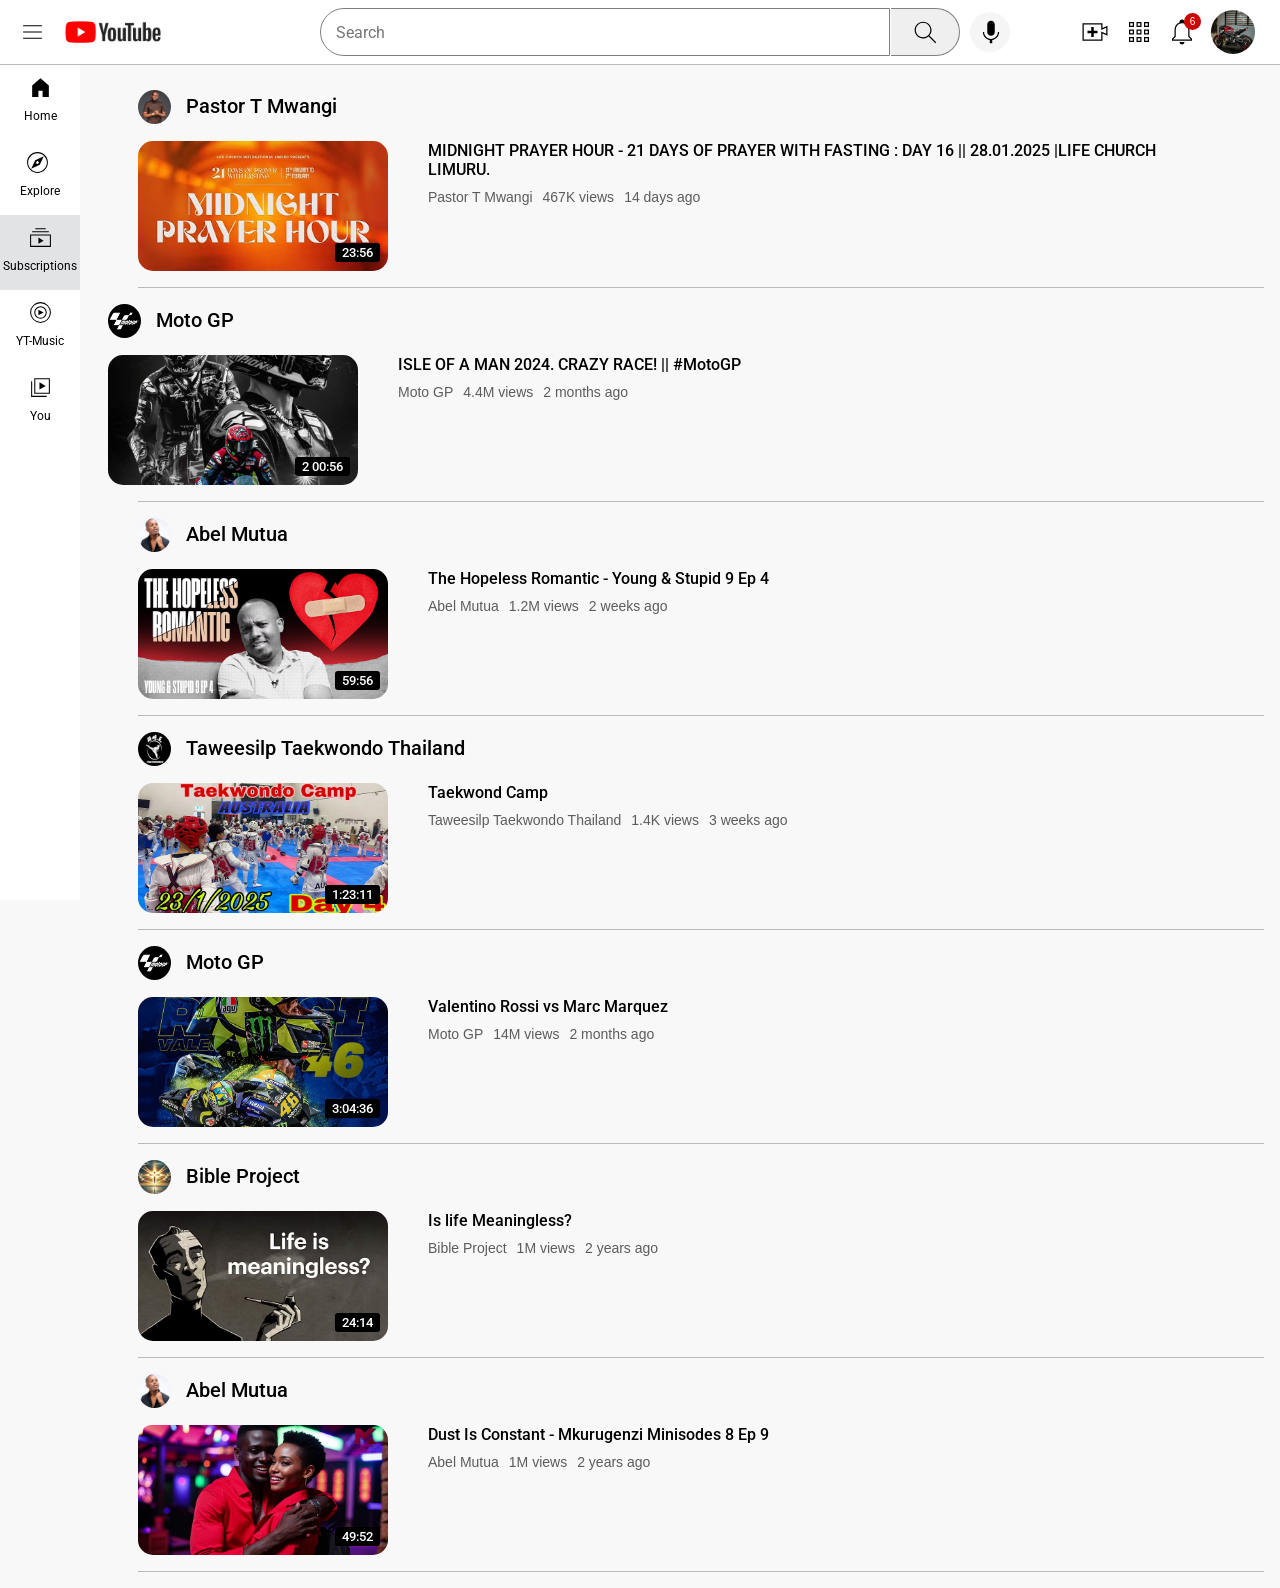
<file: HTML/subscription.html>
<!DOCTYPE html>
<html lang="en">

<head>
    <meta charset="UTF-8" />
    <meta name="viewport" content="width=device-width, initial-scale=1.0" />
    <link rel="shortcut icon" href="/IMAGES/icons/images.png" type="image/x-icon" />
    <link rel="stylesheet" href="/BOOTSTRAP/bootstrap-5.3.3-dist/css/bootstrap.css" />
    <link rel="stylesheet" href="/CSS/youtube.css">
    <link rel="stylesheet" href="/CSS/subscription.css">
    <link
        href="https://fonts.googleapis.com/css2?family=Roboto+Condensed:ital,wght@0,100..900;1,100..900&family=Roboto+Slab:wght@100..900&family=Roboto:ital,wght@0,100;0,300;0,400;0,500;0,700;0,900;1,100;1,300;1,400;1,500;1,700;1,900&display=swap"
        rel="stylesheet">
    <!-- <script src="/BOOTSTRAP/bootstrap-5.3.3-dist/js/bootstrap.js"></script> -->
    <title>YOUTUBE CLONE</title>
</head>

<body class="me-3 ms-2">
    <header class="header">
        <div class="sectionA">
            <img class="hamburger-menu" src="/IMAGES/icons/hamburger-menu.svg" alt="" />
            <a href="../index.html">
                <img class="youtube-logo" src="/IMAGES/icons/Youtube-logo.jpg" alt="" />
            </a>
        </div>

        <div class="sectionB">
            <input type="text" class="search-bar" placeholder="Search" />
            <div class="suggestion-list">
                <div class="suggestion-option">
                    <img src="/IMAGES/icons/history.png" class="history-icon" alt="">
                    <a href="#" class="suggestion-link">IST Education</a>
                </div>
                <div class="suggestion-option">
                    <img src="/IMAGES/icons/history.png" class="history-icon" alt="">
                    <a href="#" class="suggestion-link">Kasongo</a>
                </div>
                <div class="suggestion-option">
                    <img src="/IMAGES/icons/history.png" class="history-icon" alt="">
                    <a href="#" class="suggestion-link">3 Men Army</a>
                </div>
                <div class="suggestion-option">
                    <img src="/IMAGES/icons/history.png" class="history-icon" alt="">
                    <a href="#" class="suggestion-link">Keyshia Cole</a>
                </div>
                <div class="suggestion-option">
                    <img src="/IMAGES/icons/history.png" class="history-icon" alt="">
                    <a href="#" class="suggestion-link">Mariah Carey</a>
                </div>
                <div class="suggestion-option">
                    <img src="/IMAGES/icons/history.png" class="history-icon" alt="">
                    <a href="#" class="suggestion-link">Moses and the 10 Commandments</a>
                </div>
                <div class="suggestion-option">
                    <img src="/IMAGES/icons/history.png" class="history-icon" alt="">
                    <a href="#" class="suggestion-link">Obina Show</a>
                </div>
                <div class="suggestion-option">
                    <img src="/IMAGES/icons/history.png" class="history-icon" alt="">
                    <a href="#" class="suggestion-link">Most dangerous Elite Forces in the World</a>
                </div>
            </div>

            <button class="search-btn">
                <img class="search" src="/IMAGES/icons/search.svg" alt="">
                <div class="tooltips">search</div>
            </button>
            <button class="voice-btn">
                <img class="voice-search-icon" src="/IMAGES/icons/voice-search-icon.svg" alt="" />
                <div class="tooltips">search with your voice</div>
            </button>
        </div>

        <div class="sectionC">
            <div class="uploads">
                <img class="upload" src="/IMAGES/icons/upload.svg" alt="" />
                <div class="tooltips">Create</div>
            </div>

            <div class="apps">
                <img class="yt-apps" src="/IMAGES/icons/youtube-apps.svg" alt="" />
                <div class="tooltips">youtube apps</div>
            </div>

            <div class="notification-container">
                <img class="notifications" src="/IMAGES/icons/notifications.svg " alt="" />
                <p class="notification-count">6</p>
                <div class="tooltips">notifications</div>

            </div>
            <img class="profilepic" src="/IMAGES/Channel/56b1f63deb65a2d23d7a40810b85d8af - Copy.jpg" alt="" />
        </div>
        <div class="profile-div hidden">
            <div class="user-info">
                <div class="prof-img">
                    <img class="profilepics ms-4" src="/IMAGES/Channel/56b1f63deb65a2d23d7a40810b85d8af - Copy.jpg"
                        alt="" />
                </div>
                <div class="profileName">
                    <p class="profile-name">Iannoh</p>
                    <p class="username">@Iannoh_G</p>
                    <p class="text-primary">view your channel</p>
                </div>
            </div>
            <div class="google-info">
                <div class="google-acc mt-2">
                    <img src="/IMAGES/icons/Black-google-logo.png" class="google-img" alt="">
                    <p class="google-name">Google Account</p>
                </div>
                <div class="switch">
                    <img src="/IMAGES/icons/switch-user-50.png" alt="" class="switch-user">
                    <p class="switch-text">Switch Account</p>
                </div>
                <div class="sign-out">
                    <img src="/IMAGES/icons/sign-out.png" class="sign">
                    <p class="sign-out-text">Sign out</p>
                </div>
            </div>
            <div class="youtube-studio-section">
                <div class="youtube-std mt-2">
                    <img src="/IMAGES/icons/youtube-studio-100.png" alt="" class="youtube-studio">
                    <p class="studio-text">youtube studio</p>
                </div>
                <div class="purchase">
                    <img src="/IMAGES/icons/dollar-100.png" alt="" class="dollar">
                    <p class="purchase-text">Purchase membership</p>
                </div>
            </div>
            <div class="user-data">
                <div class="get-data mt-2">
                    <img src="/IMAGES/icons/user-protection-96.png" class="user-protect" alt="">
                    <p class="get-data-text">Your data in YouTube</p>
                </div>
                <div class="appearance">
                    <img src="/IMAGES/icons/moon.png" alt="" class="moon">
                    <p class="apperance-text">Appearance: Dark Theme</p>
                </div>
                <div class="language">
                    <img src="/IMAGES/icons/language.svg" alt="" class="lang-icon">
                    <p class="lang-text">Language: British English</p>
                </div>
                <div class="location-div">
                    <img src="/IMAGES/icons/location.png" alt="" class="location">
                    <p class="location-text">Location: Kenya</p>
                </div>
                <div class="restricted-div">
                    <img src="/IMAGES/icons/restricted.png" alt="" class="restrict">
                    <p class="restrict-text">Restricted Mode: off</p>
                </div>
                <div class="keyboard-div">
                    <img src="/IMAGES/icons/keyboard.png" alt="" class="keyboard">
                    <p class="keyboard-text">Keyboard shortcuts</p>
                </div>
            </div>
            <div class="settings mt-3">
                <img src="/IMAGES/icons/settings.png" alt="" class="settings-img">
                <p class="settings-text">Settings</p>
            </div>
            <div class="customer-care">
                <div class="help mt-2">
                    <img src="/IMAGES/icons/help.png" alt="" class="help-img">
                    <p class="help-text">Help</p>
                </div>
                <div class="faq-div">
                    <img src="/IMAGES/icons/faq.png" alt="" class="faq">
                    <p class="faq-text">Send Feedback</p>
                </div>
            </div>
        </div>
    </header>

    <nav class="side-bar">
        <a href="../index.html" class="side-link">
            <div class="sidebar-icons">
                <img class="home" src="/IMAGES/icons/home.svg" alt="" />
                <div class="icon-text">Home</div>
            </div>
        </a>

        <a href="explore.html" class="side-link">
            <div class="sidebar-icons">
                <a href="./explore.html" class="side-link">
                    <img class="explore" src="/IMAGES/icons/explore.svg" alt="" />
                    <div class="icon-text">Explore</div>
                </a>
            </div>
        </a>

        <a href="subscription.html" class="side-link bg-secondary-subtle">
            <div class="sidebar-icons">
                <img class="subscriptions" src="/IMAGES/icons/subscriptions.svg" alt="" />
                <div class="icon-text">Subscriptions</div>
            </div>
        </a>

        <a href="yt-music.html" class="side-link">
            <div class="sidebar-icons">
                <img class="youtube-music" src="/IMAGES/icons/youtube-music.svg" alt="" />
                <div class="icon-text">YT-Music</div>
            </div>
        </a>

        <a href="library.html" class="side-link">
            <div class="sidebar-icons">
                <img class="library" src="/IMAGES/icons/library.svg" alt="" />
                <div class="icon-text">You</div>
            </div>
        </a>
    </nav>
    <main>

        <div class="video-preview">
            <div class="profile">
                <img class="profile-picture" src="/IMAGES/history/pastorTDp.jpg" alt="" />
                <h5 class="channel-name">Pastor T Mwangi</h5>
            </div>
            <div class="thumbnail-content">
                <div class="video-thumb">
                    <img src="/IMAGES/subscriptions/tmwangi.avif" class="video-thumbnaill">
                    <div class="video-thumb-time">23:56</div>
                </div>
                <div class="video-information">
                    <h6 class="thumbnail-title">MIDNIGHT PRAYER HOUR - 21 DAYS OF PRAYER WITH FASTING : DAY 16 ||
                        28.01.2025 |LIFE CHURCH LIMURU.</h6>
                    <div class="thumbnail-info">
                        <div class="thumbnail-author">
                            Pastor T Mwangi
                        </div>
                        <div class="thumbnail-views">467K views</div>
                        <div class="thumbnail-release">
                            14 days ago
                        </div>
                    </div>
                </div>
            </div>
        </div>
        <hr>
        <div class="video-thumb-preview">
            <div class="profile">
                <img class="profile-picture" src="/IMAGES/live/MotoGPdp.jpg" alt="" />
                <h5 class="channel-name">Moto GP</h5>
            </div>
            <div class="thumbnail-content">
                <div class="video-thumb">
                    <img src="/IMAGES/subscriptions/mgp.png" class="video-thumbnaill">
                    <div class="video-thumb-time">2 00:56</div>
                </div>
                <div class="video-information">
                    <h6 class="thumbnail-title">ISLE OF A MAN 2024. CRAZY RACE! || #MotoGP</h6>
                    <div class="thumbnail-info">
                        <div class="thumbnail-author">
                            Moto GP
                        </div>
                        <div class="thumbnail-views">4.4M views</div>
                        <div class="thumbnail-release">
                            2 months ago
                        </div>
                    </div>
                </div>
            </div>
        </div>
        <hr>
        <div class="video-preview">
            <div class="profile">
                <img class="profile-picture" src="/IMAGES/history/abeli.jpg" alt="" />
                <h5 class="channel-name">Abel Mutua</h3>
            </div>
            <div class="thumbnail-content">
                <div class="video-thumb">
                    <img src="/IMAGES/subscriptions/abeli.avif" class="video-thumbnaill">
                    <div class="video-thumb-time">59:56</div>
                </div>
                <div class="video-information">
                    <h6 class="thumbnail-title">The Hopeless Romantic - Young & Stupid 9 Ep 4</h6>
                    <div class="thumbnail-info">
                        <div class="thumbnail-author">
                            Abel Mutua
                        </div>
                        <div class="thumbnail-views">1.2M views</div>
                        <div class="thumbnail-release">
                            2 weeks ago
                        </div>
                    </div>
                </div>
            </div>
        </div>
        <hr>
        <div class="video-preview">
            <div class="profile">
                <img class="profile-picture" src="/IMAGES/subscriptions/taekwondo.jpg" alt="" />
                <h5 class="channel-name">Taweesilp Taekwondo Thailand</h5>
            </div>
            <div class="thumbnail-content">
                <div class="video-thumb">
                    <img src="/IMAGES/subscriptions/taweesilp.avif" class="video-thumbnaill">
                    <div class="video-thumb-time">1:23:11</div>
                </div>
                <div class="video-information">
                    <h6 class="thumbnail-title">Taekwond Camp</h6>
                    <div class="thumbnail-info">
                        <div class="thumbnail-author">
                            Taweesilp Taekwondo Thailand
                        </div>
                        <div class="thumbnail-views">1.4K views</div>
                        <div class="thumbnail-release">
                            3 weeks ago
                        </div>
                    </div>
                </div>
            </div>
        </div>
        <hr>
        <div class="video-preview">
            <div class="profile">
                <img class="profile-picture" src="/IMAGES/live/MotoGPdp.jpg" alt="" />
                <h5 class="channel-name">Moto GP</h5>
            </div>
            <div class="thumbnail-content">
                <div class="video-thumb">
                    <img src="/IMAGES/subscriptions/Valentino Rossi - Moto GP.jpg" class="video-thumbnaill">
                    <div class="video-thumb-time">3:04:36</div>
                </div>
                <div class="video-information">
                    <h6 class="thumbnail-title">Valentino Rossi vs Marc Marquez</h6>
                    <div class="thumbnail-info">
                        <div class="thumbnail-author">
                            Moto GP
                        </div>
                        <div class="thumbnail-views">14M views</div>
                        <div class="thumbnail-release">
                            2 months ago
                        </div>
                    </div>
                </div>
            </div>
        </div>
        <hr>
        <div class="video-preview">
            <div class="profile">
                <img class="profile-picture" src="/IMAGES/music/cross.jpg" alt="" />
                <h5 class="channel-name">Bible Project</h5>
            </div>
            <div class="thumbnail-content">
                <div class="video-thumb">
                    <img src="/IMAGES/subscriptions/bibleproject.avif" class="video-thumbnaill">
                    <div class="video-thumb-time">24:14</div>
                </div>
                <div class="video-information">
                    <h6 class="thumbnail-title">Is life Meaningless?</h6>
                    <div class="thumbnail-info">
                        <div class="thumbnail-author">
                            Bible Project
                        </div>
                        <div class="thumbnail-views">1M views</div>
                        <div class="thumbnail-release">
                            2 years ago
                        </div>
                    </div>
                </div>
            </div>
        </div>
        <hr>
        <div class="video-preview">
            <div class="profile">
                <img class="profile-picture" src="/IMAGES/history/abeli.jpg" alt="" />
                <h5 class="channel-name">Abel Mutua</h5>
            </div>
            <div class="thumbnail-content">
                <div class="video-thumb">
                    <img src="/IMAGES/subscriptions/dust.avif" class="video-thumbnaill">
                    <div class="video-thumb-time">49:52</div>
                </div>
                <div class="video-information">
                    <h6 class="thumbnail-title">Dust Is Constant - Mkurugenzi Minisodes 8 Ep 9</h6>
                    <div class="thumbnail-info">
                        <div class="thumbnail-author">
                            Abel Mutua
                        </div>
                        <div class="thumbnail-views">1M views</div>
                        <div class="thumbnail-release">
                            2 years ago
                        </div>
                    </div>
                </div>
            </div>
        </div>
        <hr>
    </main>
    <script src="/js/script.js"></script>

</body>

</html>
</file>
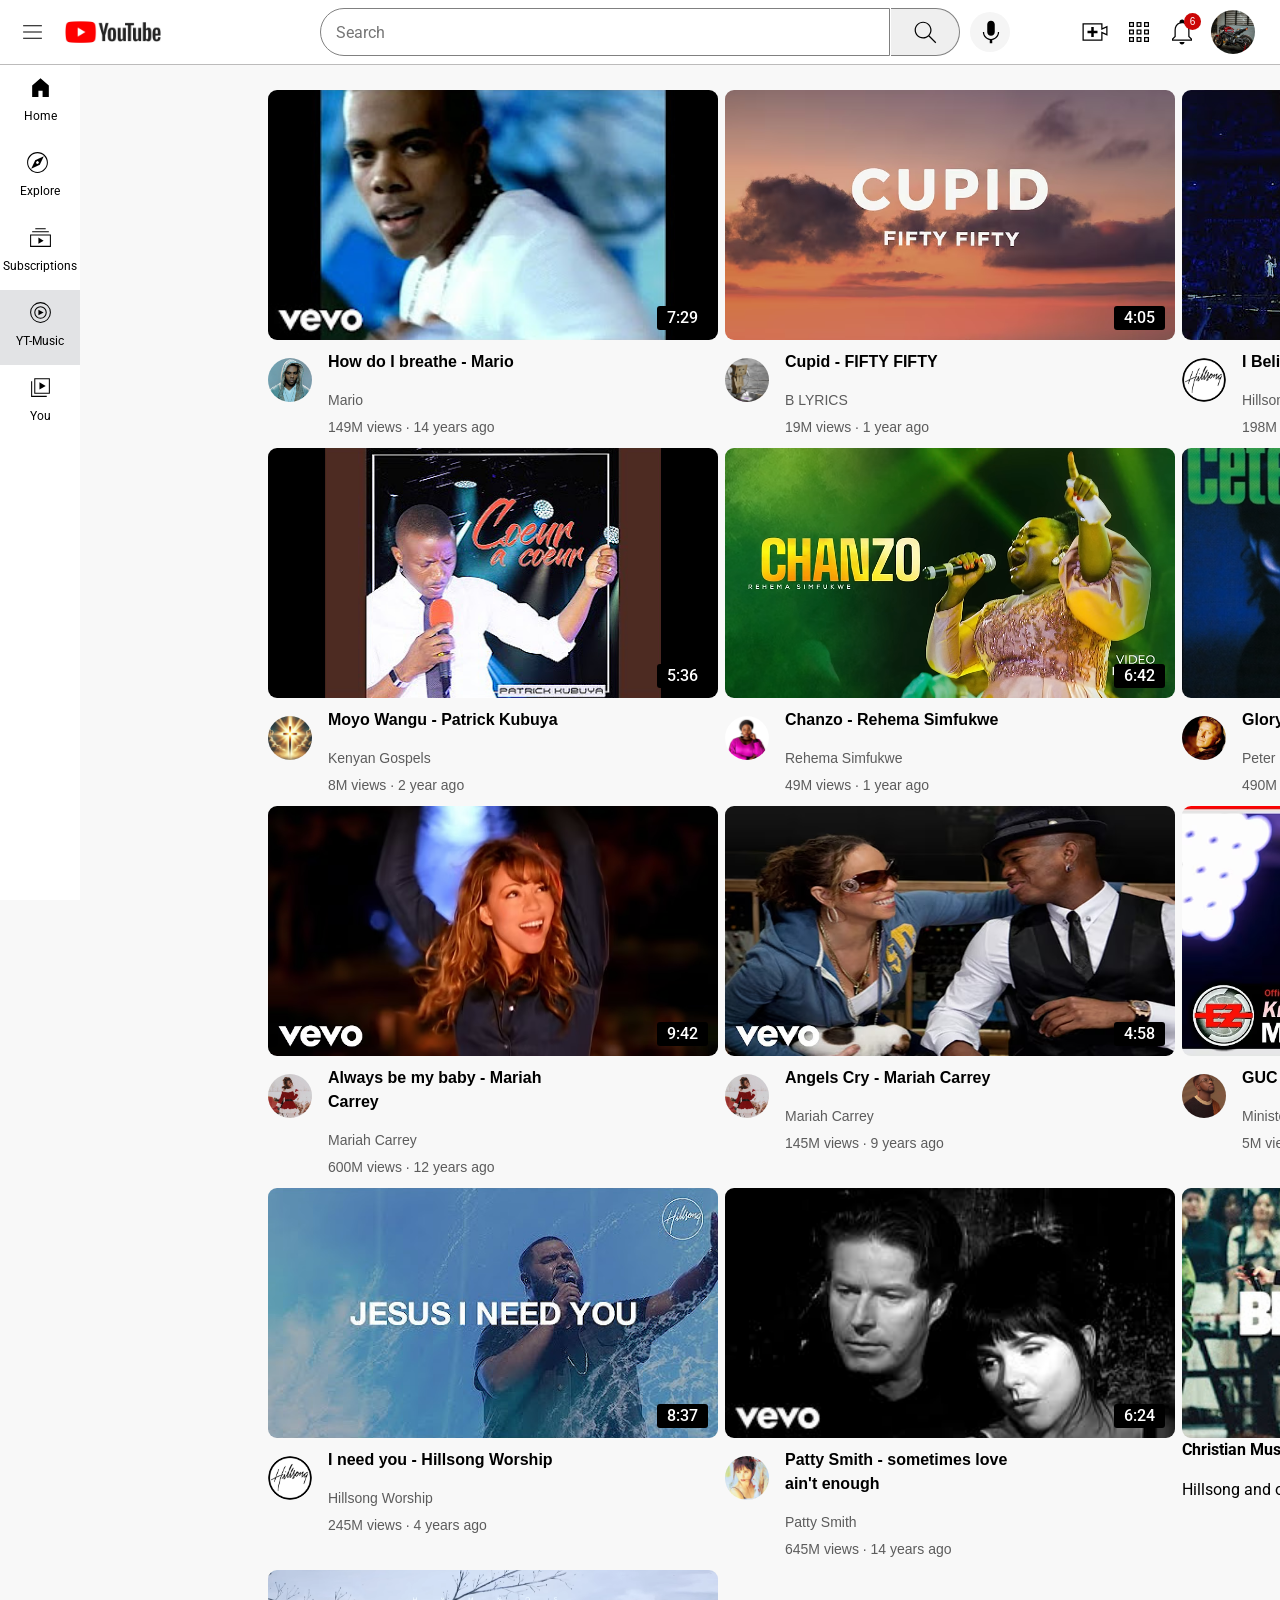
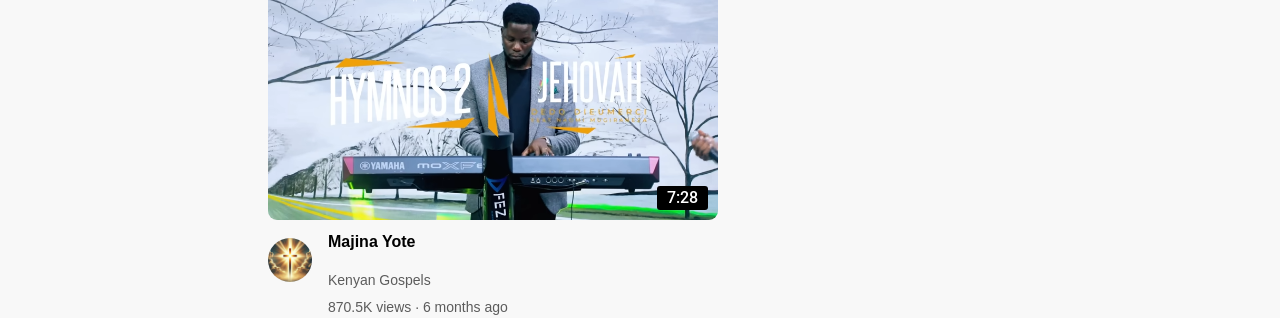
<file: HTML/yt-music.html>
<!DOCTYPE html>
<html lang="en">

<head>
    <meta charset="UTF-8" />
    <meta name="viewport" content="width=device-width, initial-scale=1.0" />
    <link rel="shortcut icon" href="/IMAGES/icons/images.png" type="image/x-icon" />
    <link rel="stylesheet" href="/BOOTSTRAP/bootstrap-5.3.3-dist/css/bootstrap.css" />
    <link rel="stylesheet" href="/CSS/youtube.css">
    <link rel="stylesheet" href="/CSS/library.css">
    <link
        href="https://fonts.googleapis.com/css2?family=Roboto+Condensed:ital,wght@0,100..900;1,100..900&family=Roboto+Slab:wght@100..900&family=Roboto:ital,wght@0,100;0,300;0,400;0,500;0,700;0,900;1,100;1,300;1,400;1,500;1,700;1,900&display=swap"
        rel="stylesheet">
    <!-- <script src="/BOOTSTRAP/bootstrap-5.3.3-dist/js/bootstrap.js"></script> -->
    <title>YOUTUBE MUSIC</title>
</head>

<body class="me-3 ms-2">
    <header class="header">
        <div class="sectionA">
            <img class="hamburger-menu" src="/IMAGES/icons/hamburger-menu.svg" alt="" />
            <a href="../index.html">
                <img class="youtube-logo" src="/IMAGES/icons/Youtube-logo.jpg" alt="" />
            </a>
        </div>

        <div class="sectionB">
            <input type="text" class="search-bar" placeholder="Search" />
            <div class="suggestion-list">
                <div class="suggestion-option">
                    <img src="/IMAGES/icons/history.png" class="history-icon" alt="">
                    <a href="#" class="suggestion-link">IST Education</a>
                </div>
                <div class="suggestion-option">
                    <img src="/IMAGES/icons/history.png" class="history-icon" alt="">
                    <a href="#" class="suggestion-link">Kasongo</a>
                </div>
                <div class="suggestion-option">
                    <img src="/IMAGES/icons/history.png" class="history-icon" alt="">
                    <a href="#" class="suggestion-link">3 Men Army</a>
                </div>
                <div class="suggestion-option">
                    <img src="/IMAGES/icons/history.png" class="history-icon" alt="">
                    <a href="#" class="suggestion-link">Keyshia Cole</a>
                </div>
                <div class="suggestion-option">
                    <img src="/IMAGES/icons/history.png" class="history-icon" alt="">
                    <a href="#" class="suggestion-link">Mariah Carey</a>
                </div>
                <div class="suggestion-option">
                    <img src="/IMAGES/icons/history.png" class="history-icon" alt="">
                    <a href="#" class="suggestion-link">Moses and the 10 Commandments</a>
                </div>
                <div class="suggestion-option">
                    <img src="/IMAGES/icons/history.png" class="history-icon" alt="">
                    <a href="#" class="suggestion-link">Obina Show</a>
                </div>
                <div class="suggestion-option">
                    <img src="/IMAGES/icons/history.png" class="history-icon" alt="">
                    <a href="#" class="suggestion-link">Most dangerous Elite Forces in the World</a>
                </div>
            </div>

            <button class="search-btn">
                <img class="search" src="/IMAGES/icons/search.svg" alt="">
                <div class="tooltips">search</div>
            </button>
            <button class="voice-btn">
                <img class="voice-search-icon" src="/IMAGES/icons/voice-search-icon.svg" alt="" />
                <div class="tooltips">search with your voice</div>
            </button>
        </div>

        <div class="sectionC">
            <div class="uploads">
                <img class="upload" src="/IMAGES/icons/upload.svg" alt="" />
                <div class="tooltips">Create</div>
            </div>

            <div class="apps">
                <img class="yt-apps" src="/IMAGES/icons/youtube-apps.svg" alt="" />
                <div class="tooltips">youtube apps</div>
            </div>

            <div class="notification-container">
                <img class="notifications" src="/IMAGES/icons/notifications.svg " alt="" />
                <p class="notification-count">6</p>
                <div class="tooltips">notifications</div>

            </div>
            <img class="profilepic" src="/IMAGES/Channel/56b1f63deb65a2d23d7a40810b85d8af - Copy.jpg" alt="" />
        </div>
        <div class="profile-div hidden">
            <div class="user-info">
                <div class="prof-img">
                    <img class="profilepics ms-4" src="/IMAGES/Channel/56b1f63deb65a2d23d7a40810b85d8af - Copy.jpg"
                        alt="" />
                </div>
                <div class="profileName">
                    <p class="profile-name">Iannoh</p>
                    <p class="username">@Iannoh_G</p>
                    <p class="text-primary">view your channel</p>
                </div>
            </div>
            <div class="google-info">
                <div class="google-acc mt-2">
                    <img src="/IMAGES/icons/Black-google-logo.png" class="google-img" alt="">
                    <p class="google-name">Google Account</p>
                </div>
                <div class="switch">
                    <img src="/IMAGES/icons/switch-user-50.png" alt="" class="switch-user">
                    <p class="switch-text">Switch Account</p>
                </div>
                <div class="sign-out">
                    <img src="/IMAGES/icons/sign-out.png" class="sign">
                    <p class="sign-out-text">Sign out</p>
                </div>
            </div>
            <div class="youtube-studio-section">
                <div class="youtube-std mt-2">
                    <img src="/IMAGES/icons/youtube-studio-100.png" alt="" class="youtube-studio">
                    <p class="studio-text">youtube studio</p>
                </div>
                <div class="purchase">
                    <img src="/IMAGES/icons/dollar-100.png" alt="" class="dollar">
                    <p class="purchase-text">Purchase membership</p>
                </div>
            </div>
            <div class="user-data">
                <div class="get-data mt-2">
                    <img src="/IMAGES/icons/user-protection-96.png" class="user-protect" alt="">
                    <p class="get-data-text">Your data in YouTube</p>
                </div>
                <div class="appearance">
                    <img src="/IMAGES/icons/moon.png" alt="" class="moon">
                    <p class="apperance-text">Appearance: Dark Theme</p>
                </div>
                <div class="language">
                    <img src="/IMAGES/icons/language.svg" alt="" class="lang-icon">
                    <p class="lang-text">Language: British English</p>
                </div>
                <div class="location-div">
                    <img src="/IMAGES/icons/location.png" alt="" class="location">
                    <p class="location-text">Location: Kenya</p>
                </div>
                <div class="restricted-div">
                    <img src="/IMAGES/icons/restricted.png" alt="" class="restrict">
                    <p class="restrict-text">Restricted Mode: off</p>
                </div>
                <div class="keyboard-div">
                    <img src="/IMAGES/icons/keyboard.png" alt="" class="keyboard">
                    <p class="keyboard-text">Keyboard shortcuts</p>
                </div>
            </div>
            <div class="settings mt-3">
                <img src="/IMAGES/icons/settings.png" alt="" class="settings-img">
                <p class="settings-text">Settings</p>
            </div>
            <div class="customer-care">
                <div class="help mt-2">
                    <img src="/IMAGES/icons/help.png" alt="" class="help-img">
                    <p class="help-text">Help</p>
                </div>
                <div class="faq-div">
                    <img src="/IMAGES/icons/faq.png" alt="" class="faq">
                    <p class="faq-text">Send Feedback</p>
                </div>
            </div>
        </div>
    </header>

    <nav class="side-bar">
        <a href="../index.html" class="side-link">
            <div class="sidebar-icons">
                <img class="home" src="/IMAGES/icons/home.svg" alt="" />
                <div class="icon-text">Home</div>
            </div>

        </a>

        <a href="explore.html" class="side-link">
            <div class="sidebar-icons">
                <a href="./explore.html" class="side-link">
                    <img class="explore" src="/IMAGES/icons/explore.svg" alt="" />
                    <div class="icon-text">Explore</div>
                </a>
            </div>
        </a>

        <a href="subscription.html" class="side-link">
            <div class="sidebar-icons">
                <img class="subscriptions" src="/IMAGES/icons/subscriptions.svg" alt="" />
                <div class="icon-text">Subscriptions</div>
            </div>
        </a>



        <a href="yt-music.html" class="side-link bg-secondary-subtle">
            <div class="sidebar-icons">
                <img class="youtube-music" src="/IMAGES/icons/youtube-music.svg" alt="" />
                <div class="icon-text">YT-Music</div>
            </div>
        </a>

        <a href="library.html" class="side-link">
            <div class="sidebar-icons">
                <img class="library" src="/IMAGES/icons/library.svg" alt="" />
                <div class="icon-text">You</div>
            </div>
        </a>
    </nav>


    <!--!--------------------------------MAIN AREA-------------------------------------->
    <main class="main-content">
        <section class="grid-container">
            <div class="video-preview">
                <div class="video-thumbnail">
                    <img class="thumbnails" src="/IMAGES/music/howdoibreath.png" alt="" />
                    <div class="video-time">7:29</div>
                </div>
                <div class="video-info-grid">
                    <div class="profile-pic">
                        <img src="/IMAGES/music/mario.jpg" alt="" />
                    </div>

                    <div class="video-info">
                        <p class="video-title">
                            How do I breathe - Mario
                        </p>
                        <p class="video-author">Mario</p>
                        <p class="video-status">149M views · 14 years ago</p>
                    </div>
                </div>
            </div>
            <div class="video-preview">
                <div class="video-thumbnail">
                    <img class="thumbnails" src="/IMAGES/music/fiftyfifty.avif" alt="" />
                    <div class="video-time">4:05</div>
                </div>
                <div class="video-info-grid">
                    <div class="profile-pic">
                        <img src="/IMAGES/music/bmusic.jpg" alt="" />
                    </div>

                    <div class="video-info">
                        <p class="video-title">
                            Cupid - FIFTY FIFTY
                        </p>
                        <p class="video-author">B LYRICS</p>
                        <p class="video-status">19M views · 1 year ago</p>
                    </div>
                </div>
            </div>
            <div class="video-preview">
                <div class="video-thumbnail">
                    <img class="thumbnails" src="/IMAGES/music/iealieve.jpg" alt="" />
                    <div class="video-time">6:21</div>
                </div>

                <div class="video-info-grid">
                    <div class="profile-pic">
                        <img src="/IMAGES/music/Hillsong.jpg" alt="" />
                    </div>

                    <div class="video-info">
                        <p class="video-title">
                            I Believe - Hillsong Worship
                        </p>
                        <p class="video-author">Hillsong Worship</p>
                        <p class="video-status">198M views · 3 year ago</p>
                    </div>
                </div>
            </div>
            <div class="video-preview">
                <div class="video-thumbnail">
                    <img class="thumbnails" src="/IMAGES/music/kubuya.jpg" alt="" />
                    <div class="video-time">5:36</div>
                </div>
                <div class="video-info-grid">
                    <div class="profile-pic">
                        <img src="/IMAGES/music/cross.jpg" alt="" />
                    </div>

                    <div class="video-info">
                        <p class="video-title">
                            Moyo Wangu - Patrick Kubuya
                        </p>
                        <p class="video-author">Kenyan Gospels</p>
                        <p class="video-status">8M views · 2 year ago</p>
                    </div>
                </div>
            </div>
            <div class="video-preview">
                <div class="video-thumbnail">
                    <img class="thumbnails" src="/IMAGES/music/chanzo.png" alt="" />
                    <div class="video-time">6:42</div>
                </div>
                <div class="video-info-grid">
                    <div class="profile-pic">
                        <img src="/IMAGES/music/rehema-simfukwe.jpg" alt="" />
                    </div>

                    <div class="video-info">
                        <p class="video-title">
                            Chanzo - Rehema Simfukwe
                        </p>
                        <p class="video-author">Rehema Simfukwe</p>
                        <p class="video-status">49M views · 1 year ago</p>
                    </div>
                </div>
            </div>
            <div class="video-preview">
                <div class="video-thumbnail">
                    <img class="thumbnails" src="/IMAGES/music/glory of love.png" alt="" />
                    <div class="video-time">9:42</div>
                </div>
                <div class="video-info-grid">
                    <div class="profile-pic">
                        <img src="/IMAGES/music/Peter Cetera.jpg" alt="" />
                    </div>

                    <div class="video-info">
                        <p class="video-title">
                            Glory of Love - Peter Cetera
                        </p>
                        <p class="video-author">Peter Cetera</p>
                        <p class="video-status">490M views · 14 years ago</p>
                    </div>
                </div>
            </div>
            <div class="video-preview">
                <div class="video-thumbnail">
                    <img class="thumbnails" src="/IMAGES/music/alwaysbemybaby.avif" alt="" />
                    <div class="video-time">9:42</div>
                </div>
                <div class="video-info-grid">
                    <div class="profile-pic">
                        <img src="/IMAGES/music/Mariah Carey.jpg" alt="" />
                    </div>

                    <div class="video-info">
                        <p class="video-title">
                            Always be my baby - Mariah Carrey
                        </p>
                        <p class="video-author">Mariah Carrey</p>
                        <p class="video-status">600M views · 12 years ago</p>
                    </div>
                </div>
            </div>
            <div class="video-preview">
                <div class="video-thumbnail">
                    <img class="thumbnails" src="/IMAGES/music/angelscry.avif" alt="" />
                    <div class="video-time">4:58</div>
                </div>

                <div class="video-info-grid">
                    <div class="profile-pic">
                        <img src="/IMAGES/music/Mariah Carey.jpg" alt="" />
                    </div>

                    <div class="video-info">
                        <p class="video-title">
                            Angels Cry - Mariah Carrey
                        </p>
                        <p class="video-author">Mariah Carrey</p>
                        <p class="video-status">145M views · 9 years ago</p>
                    </div>
                </div>
            </div>
            <div class="video-preview">
                <div class="video-thumbnail">
                    <img class="thumbnails" src="/IMAGES/music/knowingyou.avif" alt="" />
                    <div class="video-time">7:29</div>
                </div>
                <div class="video-info-grid">
                    <div class="profile-pic">
                        <img src="/IMAGES/music/GUC.jpg" alt="" />
                    </div>

                    <div class="video-info">
                        <p class="video-title">
                            GUC - Knowing you
                        </p>
                        <p class="video-author">Minister GUC</p>
                        <p class="video-status">5M views · 2 years ago</p>
                    </div>
                </div>
            </div>
            <div class="video-preview">
                <div class="video-thumbnail">
                    <img class="thumbnails" src="/IMAGES/music/ineedyou.jpg" alt="" />
                    <div class="video-time">8:37</div>
                </div>

                <div class="video-info-grid">
                    <div class="profile-pic">
                        <img src="/IMAGES/music/Hillsong.jpg" alt="" />
                    </div>
                    <div class="video-info">
                        <p class="video-title">
                            I need you - Hillsong Worship
                        </p>
                        <p class="video-author">Hillsong Worship</p>
                        <p class="video-status">245M views · 4 years ago</p>
                    </div>
                </div>
            </div>
            <div class="video-preview">
                <div class="video-thumbnail">
                    <img class="thumbnails" src="/IMAGES/music/loveaintenough.png" alt="" />
                    <div class="video-time">6:24</div>
                </div>
                <div class="video-info-grid">
                    <div class="profile-pic">
                        <img src="/IMAGES/music/patty smith.webp" alt="" />
                    </div>
                    <div class="video-info">
                        <p class="video-title">
                            Patty Smith - sometimes love ain't enough
                        </p>
                        <p class="video-author">Patty Smith</p>
                        <p class="video-status">645M views · 14 years ago</p>
                    </div>
                </div>
            </div>
            <div class="video-preview">
                <div class="video-thumbnail">
                    <img class="thumbnails" src="/IMAGES/music/sogood.jpg" alt="" />
                    <div class="video-time">Mix</div>
                </div>
                <div class="mix-info-grid">
                    <div class="mix-info">
                        <p class="mix-title fw-bold">
                            Christian Music
                        </p>
                        <p class="mix-artist">Hillsong and others</p>
                    </div>
                </div>
            </div>
            <div class="video-preview">
                <div class="video-thumbnail">
                    <img class="thumbnails" src="/IMAGES/music/majina.png" alt="" />
                    <div class="video-time">7:28</div>
                </div>
                <div class="video-info-grid">
                    <div class="profile-pic">
                        <img src="/IMAGES/music/cross.jpg" alt="" />
                    </div>
                    <div class="video-info">
                        <p class="video-title">
                            Majina Yote
                        </p>
                        <p class="video-author">Kenyan Gospels</p>
                        <p class="video-status">870.5K views · 6 months ago</p>
                    </div>
                </div>
            </div>
        </section>
    </main>
    <script src="/js/script.js"></script>
</body>

</html>
</file>
<file: CSS/youtube.css>
.thumbnails {
    width: 100%;
    height: 250px;
    object-fit: cover;
    border-radius: 9px;
    position: relative;
}

body {
    font-family: Roboto, Arial;
    padding-top: 90px;
    padding-left: 100px;
    background-color: rgb(248, 248, 248);
    color: black;

}

.main-content {
    margin-left: 160px;
}

.search-bar {
    flex: 1;
    height: 48px;
    border-radius: 2px;
    border: 1px solid grey;
    border-radius: 2rem;
    padding-left: 15px;
    border-top-right-radius: 0;
    border-bottom-right-radius: 0;
    margin-right: 1px;

}

.history-icon{
    height: 22px;
    margin-left: 20px;
}

.search-bar:focus {
    outline: 1px solid blue;
    /* outline-width: 1px; */
}

.suggestion-list {
    padding-top: 10px;
    width: 560px;
    top: 60px;
    z-index: 1000;
    position: absolute;
    list-style: none;
    background-color: white;
    padding-bottom: 20px;
    border-radius: 13px;
    display: none;
    border: 1px solid lightgray;

}

.suggestion-link {
    color: black;
    text-decoration: none;
    margin-left: 15px;
}


.search-bar:focus+.suggestion-list {
    display: block;
}


.suggestion-option {
    align-content: center;
    height: 40px;
}


.suggestion-option:hover {
    background-color: rgb(174, 174, 174);
    /* width: 100%; */
}

.video-title {
    font-family: Arial, Helvetica, sans-serif;
    text-align: start;
    font-weight: 700;
    margin-top: 10px;

}

.video-author,
.video-status {
    font-family: Arial, Helvetica, sans-serif;
    font-size: 14px;
    color: rgb(92, 92, 92);
    margin-top: 0;
    margin-bottom: 0;
}

.video-status {
    margin-top: 6px;
}

.video-thumbnail {
    width: 450px;
    position: relative;

}

.video-time {
    position: absolute;
    background-color: black;
    color: white;
    padding-left: 10px;
    padding-right: 10px;
    border-radius: 3px;
    right: 10px;
    bottom: 10px;
    font-weight: 500;
    font-size: 16px;
}

.video-info-grid {
    display: grid;
    grid-template-columns: 45px 1fr;
}

.profile-pic {
    width: 44px;
    height: 44px;
    margin-right: 50px;
    border-radius: 50%;
}

.theme-icon {
    width: 100%;
    transform: rotate(35deg);
    height: 50px;
    vertical-align: top;
    margin-right: 10px;
}

.profile-pic img {
    width: 44px;
    height: 44px;
    margin-top: 18px;
    border-radius: 50%;
    object-fit: cover;
}

.side-link {
    text-decoration: none;
    color: initial;
}

.video-info {
    display: inline-block;
    width: 240px;
    margin-left: 15px;
}

.grid-container {
    display: grid;
    grid-template-columns: 1fr 1fr 1fr;
    column-gap: 7px;
    row-gap: 10px;
}


.header {
    height: 65px;
    display: flex;
    flex-direction: row;
    justify-content: space-between;
    position: fixed;
    background-color: white;
    border-bottom: 1px solid rgb(188, 187, 187);
    top: 0;
    left: 0;
    right: 0;
    z-index: 1;
}

.sectionA {
    display: flex;
    width: 200px;
    align-items: center;
    vertical-align: top;
    margin-right: 70px;
}

.sectionB {
    margin-left: 50px;
    display: flex;
    flex-direction: row;
    flex: 1;
    align-items: center;
    margin-right: 70px;
}

.sectionC {
    width: 200px;
    display: flex;
    flex-direction: row;
    align-items: center;
    justify-content: space-between;
    padding-right: 25px;
    flex-shrink: 0;

}

.hamburger-menu {
    height: 25px;
    margin-left: 20px;
}

.youtube-logo {
    height: 60px;
    margin-left: 20px;
}

.search-btn {
    height: 48px;
    width: 69px;
    border: 1px solid grey;
    margin-left: 0px;
    border-radius: 0 2rem 2rem 0;
    border-left: none;

}

.tooltips {
    position: absolute;
    padding: 9px 11px;
    background-color: rgb(122, 122, 122);
    border-radius: 3px;
    color: white;
    text-align: center;
    top: 60px;
    opacity: 0;
    font-size: 12px;
    white-space: nowrap;
    pointer-events: none;
}

.search-btn:hover .tooltips,
.voice-btn:hover .tooltips,
.uploads:hover .tooltips,
.apps:hover .tooltips,
.theme:hover .tooltips,
.notification-container:hover .tooltips {
    opacity: 1;
}

.theme-tooltip {
    white-space: normal;
}

.search {
    height: 29px;

}

.search-btn,
.voice-btn {
    position: relative;
}

.voice-search-icon {
    height: 30px;

}

.voice-btn {
    height: 40px;
    width: 40px;
    border-width: 0;
    border-radius: 50%;
    margin-left: 10px;
    background-color: rgb(245, 245, 245);
}

.upload {
    height: 30px;

}

.yt-apps {
    height: 30px;

}

.notifications {
    height: 100%;

}

.notification-container {
    height: 30px;
    position: relative;
}

.hidden{
    display: none;
}

.profile-div{
    height: 94vh;
    position: absolute;
    right: 6%;
    top: 14px;
    background-color: white;
    width: 270px;
    /* box-shadow: 0 0 10px rgba(0, 0, 0, 0.2); */
    overflow: auto;
    border-radius: 20px;
}
.profilepics {
    height: 35px;
    margin: 20px 15px;
    top: 20px;
    width: 35px;
    border-radius: 50%;
    object-fit: cover;
    object-position: top;
}

.user-info{
    display: flex;
    border-bottom: 1px solid rgb(196, 196, 196);
}

.profileName{
    vertical-align: top;
    margin-top: 15px;
}

.username{
    margin-top: -17px;
}

.google-info, 
.youtube-studio-section,
.user-data,
.settings{
    border-bottom: 1px solid rgb(196, 196, 196);
}

.google-name, 
.sign-out-text, .switch-text, 
.studio-text, 
.purchase-text, 
.get-data-text,
.apperance-text,
.lang-text,
.location-text,
.keyboard-text,
.restrict-text,
.settings-text,
.help-text,
.faq-text{
    font-weight: bold;
    color: rgb(104, 103, 103);
}

.google-acc, 
.sign-out, 
.switch, 
.youtube-std, 
.purchase, 
.get-data, 
.appearance,
.language,
.location-div,
.keyboard-div,
.restricted-div,
.settings,
.help,
.faq-div{
    display: flex;
}

.google-img, 
.sign, 
.youtube-studio, 
.switch-user, 
.dollar, 
.user-protect,
.moon,
.lang-icon,
.location,
.keyboard,
.restrict,
.settings-img,
.help-img,
.faq{
    width: 23px;
    height: 23px;
    margin-left: 10px;
    margin-right: 15px;
}



/* .youtube-studio, .switch-user{
    height: 30px;
    width: 30px;

} */

.notification-count {
    position: absolute;
    top: -4px;
    right: -4px;
    background-color: rgb(203, 6, 6);
    color: white;
    font-family: Arial, Helvetica, sans-serif;
    padding: 1px 6px 1px 6px;
    font-size: 10px;
    border-radius: 50%;
}

.profilepic {
    height: 44px;
    top: 20px;
    width: 44px;
    border-radius: 50%;
    object-fit: cover;
    object-position: top;
}


.home,
.library,
.youtube-music,
.explore,
.subscriptions,
.originals {
    width: 35px;
    height: 25px;
}

.side-bar {
    display: flex;
    flex-direction: column;
    width: 80px;
    position: fixed;
    bottom: 0;    left: 0;
    top: 65px;
    background-color: rgb(255, 255, 255);
    z-index: 1;
}

.sidebar-icons {
    height: 70px;
    display: flex;
    flex-direction: column;
    justify-content: center;
    align-items: center;
    margin-bottom: 5px;
}

.sidebar-icons:hover {
    background-color: rgb(237, 237, 237);

}

.icon-text {
    font-size: 12px;
    margin-top: 7px;

}

@media (max-width: 1150px) {

    .grid-container {
        grid-template-columns: 1fr 1fr;
    }

}

@media (max-width: 700px) {
    .grid-container {
        grid-template-columns: 1fr;
    }

    .side-bar{
        display: none;
    }

    main{
        position: absolute;
        left: 10px;
    }

    .video-preview{
        display: flex;
        flex-wrap: wrap;
    }

    .video-time{
        position: absolute;
        right: -94px;
    }
    
}
</file>
<file: CSS/library.css>
.video-length {
    height: 5px;
    background-image: linear-gradient(to right, red, rgb(240, 104, 127), rgb(253, 5, 121));
    position: relative;
    bottom: 5.46px;
    border-radius: inherit;
    width: inherit;
    width: 100%;
    border-radius: 0 0 15px 15px;
    
}
</file>
<file: CSS/explore.css>
.section-header{
    color: initial;
}
.games,
.music,
.mixes,
.live,
.history,
.recommended,
.playlist{
    height: 350px;
    margin-bottom: 30px;
    display: flex;
    flex-direction: row;
    overflow-x: scroll;
    overflow-y: hidden;
}

.mix-title{
    margin-left: 10px;
}

.mix-icon{
    height: 15px;
    width: 15px;
    margin-right: 7px;
}

.mix-artist{
    font-style: italic;
    font-family: Arial, Helvetica, sans-serif;
    font-size: 16px;
    color: rgb(75, 75, 75);
    margin-top: 0;
    margin-bottom: 0;
}
.video-title {
    font-family: Arial, Helvetica, sans-serif;
    text-align: start;
    font-weight: 700;
    margin-top: 10px;

} 
.video-info-grid {
    display: grid;
    grid-template-columns: 45px 1fr;
}

.live-thumbnails{
    width: 350px;
    height: 218px;
    object-fit: cover;
    border-radius: 15px;
    border: 4px solid rgb(222, 221, 221);

}

.live-status{
    position: absolute;
    background-color: rgb(224, 26, 26);
    color: white;
    text-wrap: nowrap;
    border-radius: 3px;
    right: 15px;
    bottom: 15px;
    font-weight: 500;
    font-size: 12px;
    padding-left: 7px;
    padding-right: 7px;
    padding-top: 3px;
    padding-bottom: 3px;
}

.live-icon{
    height: 15px;
    width: 15px;
}

.dpimg img{
    border: 2px solid red;
    position: relative;
    width: 44px;
    height: 44px;
    object-fit: cover;

}
.live-text{
    color: white;
    background-color: red;
    position: relative;
    bottom: 10px;
    font-size: 10px;
    left: 10px;
    border-radius: 2px;
    width: 25px;
    text-align: center;
}

.video-preview{
    margin-right: 15px;
}

.games::-webkit-scrollbar,
.music::-webkit-scrollbar,
.mixes::-webkit-scrollbar,
.live::-webkit-scrollbar,
.history::-webkit-scrollbar,
.recommended::-webkit-scrollbar,
.playlist::-webkit-scrollbar{
    display: none
}

.thumbnails{
    width: 350px;
    height: 218px;
}



.video-thumbnail{
    width: 350px;
    position: relative;
    
}
</file>
<file: CSS/subscription.css>
.subscribed-channel {
    display: flex;
    align-content: center;
    flex-wrap: wrap;
    width: 100%;
}

.profile{
    display: flex;
}
.video-thumb-time{
    position: absolute;
    background-color: black;
    color: white;
    padding-left: 7px;
    padding-right: 7px;
    border-radius: 3px;
    right: 18px;
    font-size: 13px;
    bottom: 9px;
    font-weight: 500;
}

.video-thumbnaill{
    position: relative;
    border-radius: 15px;
    margin-top: 15px;
    width: 250px;
    height: 130px;
    position: relative;
    object-fit: cover;

}

.thumbnail-author{
    font-family: Arial, Helvetica, sans-serif;
    font-size: 14px;
    color: rgb(92, 92, 92);
    margin-top: 0;
    margin-left: 30px;
    margin-bottom: 0;
}

.thumbnail-views, .thumbnail-release{
    font-family: Arial, Helvetica, sans-serif;
    font-size: 14px;
    color: rgb(92, 92, 92);
    margin-top: 0;
    margin-left: 10px;
    margin-bottom: 0;
}

.thumbnail-title{
    vertical-align: top;
    margin-left: 30px;
    margin-top: 15px;
}

.profile-picture {
    width: 33px;
    height: 34px;
    margin-right: 15px;
    border-radius: 50%;
}

.video-thumb {
    position: relative;
    width: 260px;
    height: auto;
}


.video-information{
    float: right;
    width: 70%;
}

.thumbnail-content{
    display: flex;
}

.thumbnail-info{
    display: flex;
    flex-direction: row;

}

.channel-name{
    margin-top: 4px;
}


.video-preview{
    margin-left: 30px;
}

hr{
    margin-left: 30px;
}


/* @media (max-width: 700px) {
    .video-thumb-time {
        bottom: 65px;
    }
} */
</file>
